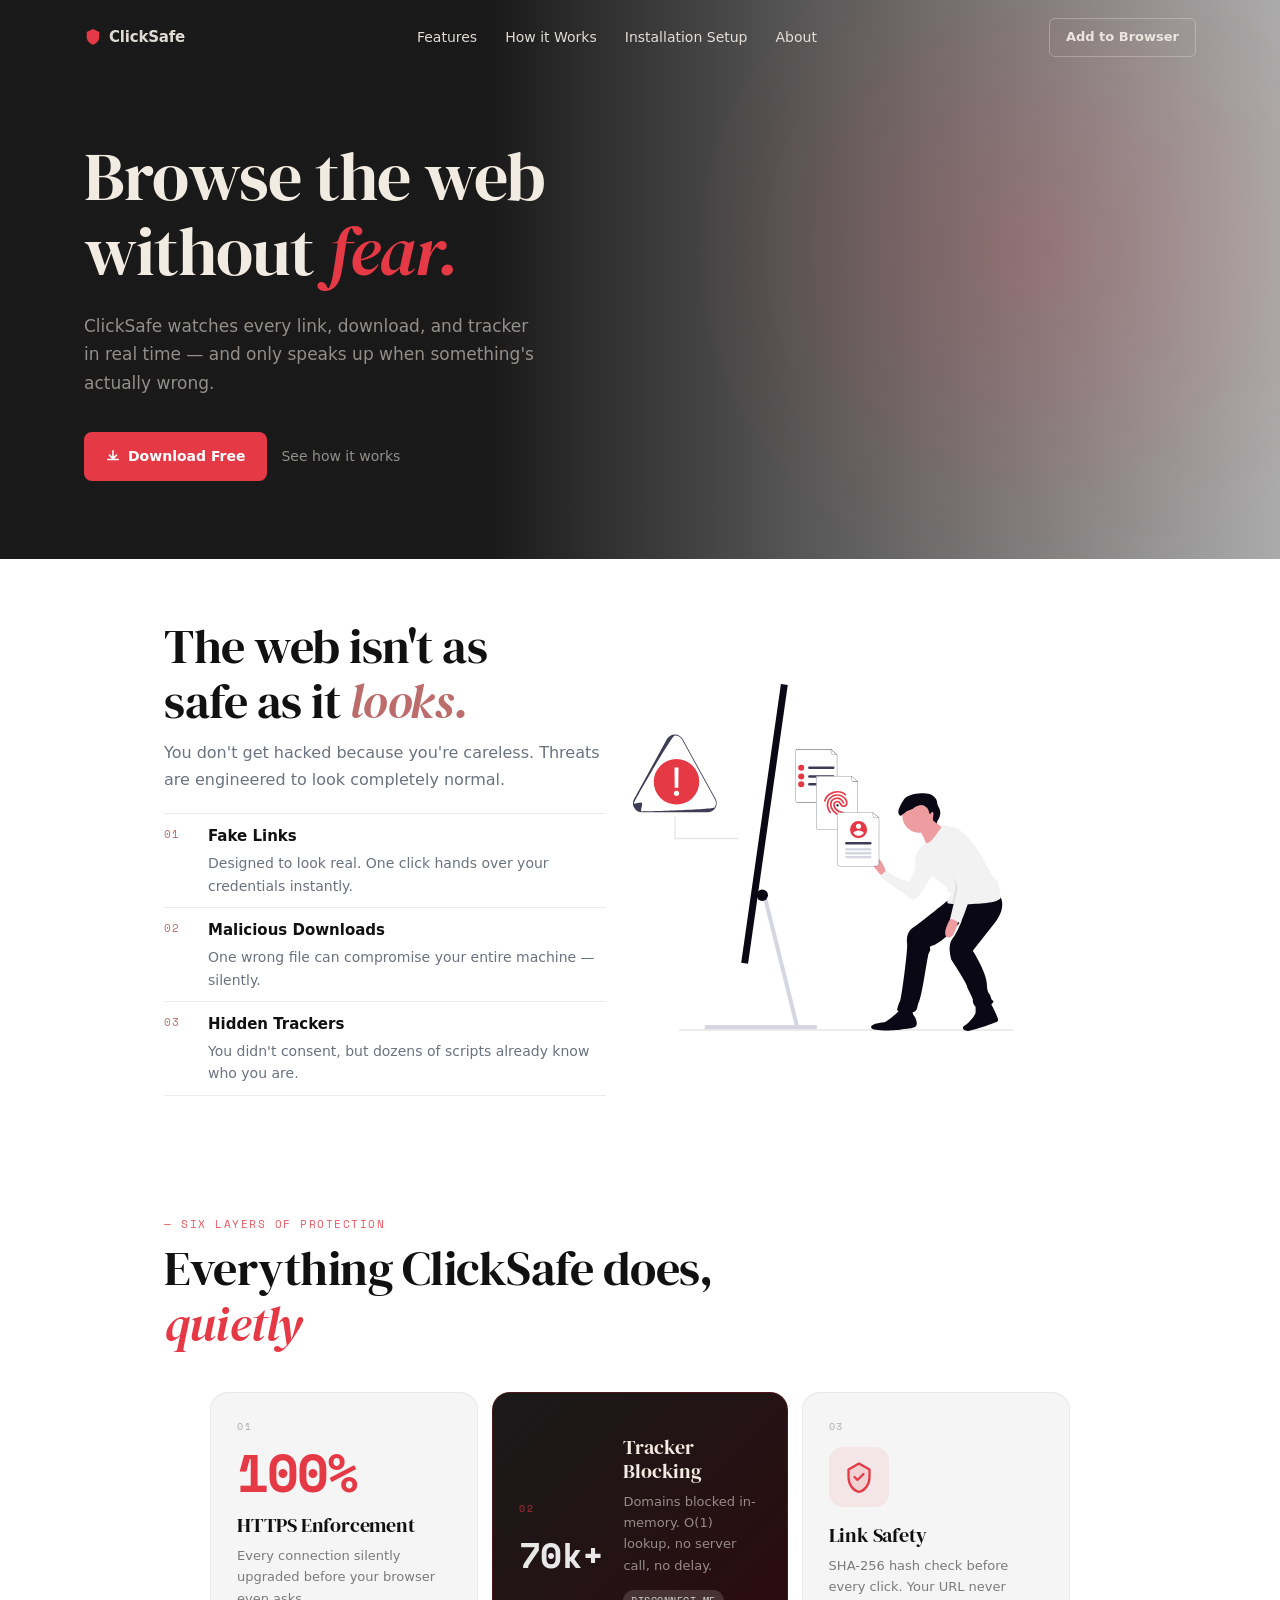
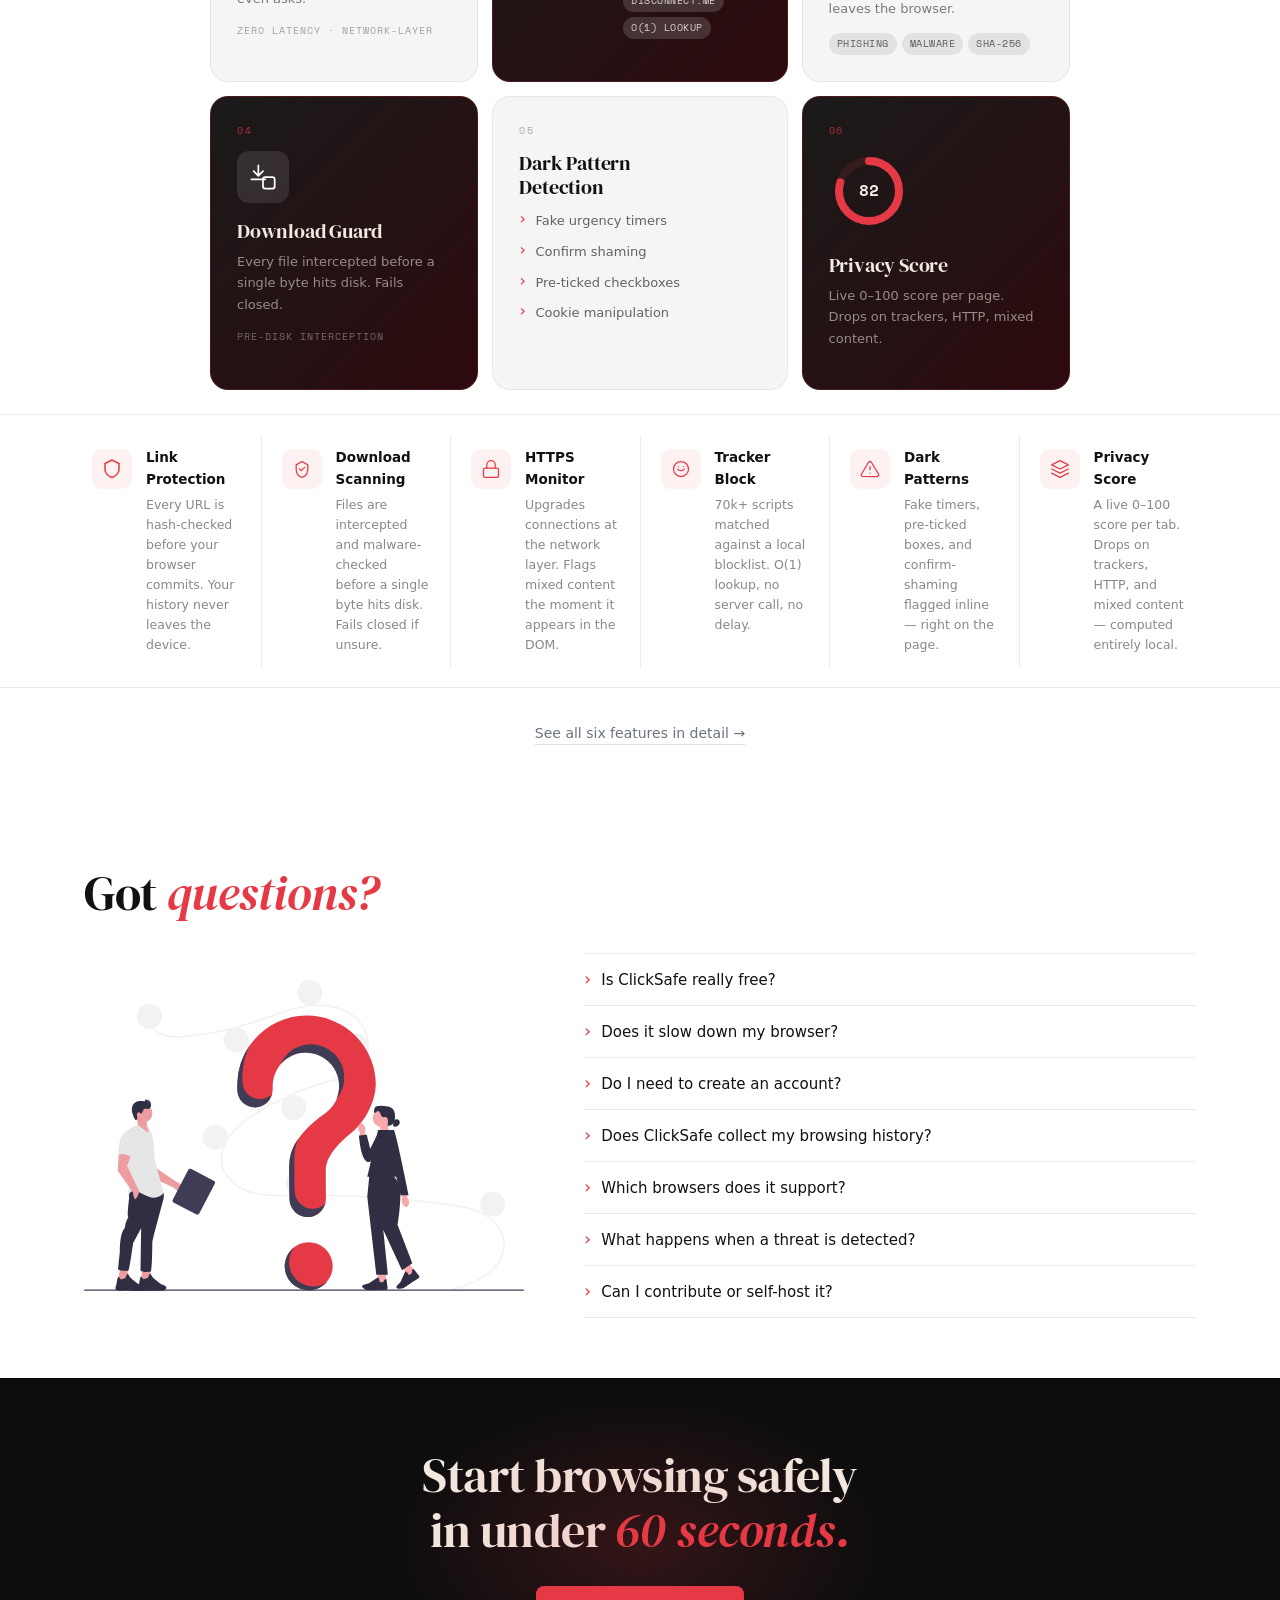
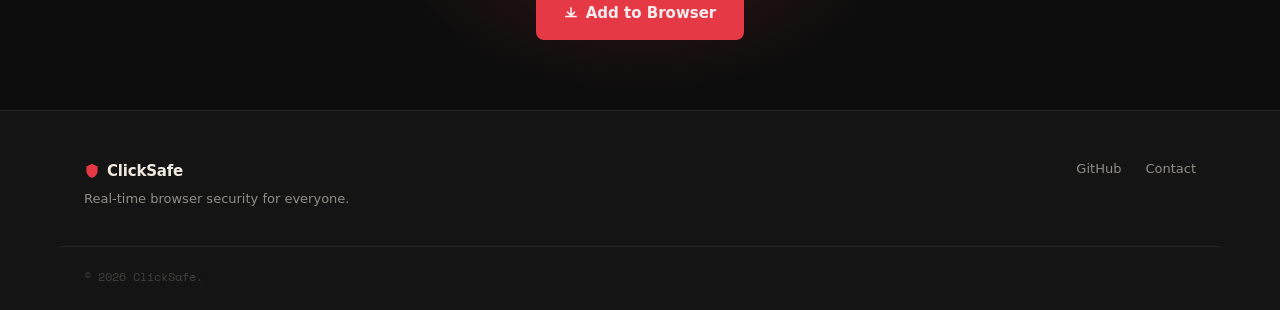
<file: index.html>
<!DOCTYPE html>
<html lang="en">
<head>
  <meta charset="UTF-8" />
  <meta name="viewport" content="width=device-width, initial-scale=1.0" />
  <title>ClickSafe — Browse Without Fear</title>

  <link href="https://fonts.googleapis.com/css2?family=DM+Serif+Display:ital@0;1&family=Space+Mono:wght@400;700&display=swap" rel="stylesheet">
  <link href="https://api.fontshare.com/v2/css?f[]=satoshi@400,500,600,700&display=swap" rel="stylesheet">

  <link rel="stylesheet" href="style.css">

  <style>

    /* GLOBAL HEADER RHYTHM */
    .section-label { margin-bottom: 8px; }
    .section-title { margin-bottom: 10px; }
    .section-sub   { margin-bottom: 0; }

    /* PROBLEM */
    .problem-section { background: #ffffff; padding: 60px 0; }
    .problem-list    { margin-top: 20px; }
    .problem-item    { padding: 10px 0; }

    /* HOW IT WORKS */
    .how-section { background: #ffffff; padding: 60px 0 24px; }
    .how-section .section-label    { color: rgba(230,57,70,0.85); }
    .how-section .section-title    { color: #111111; }
    .how-section .section-title em { color: var(--red-bright); }
    .how-section .section-sub      { color: #6B7280; }

    .steps-timeline {
      display: grid;
      grid-template-columns: 1fr 1fr 1fr;
      margin-top: 28px;
      border: 1px solid var(--border-light);
      border-radius: 14px;
      overflow: hidden;
    }
    .step-card { background: #ffffff; padding: 28px; transition: background 0.2s; }
    .step-card:hover { background: #fdfcfc; }
    .step-card + .step-card { border-left: 1px solid var(--border-light); }

    .step-card-num {
      font-family: var(--font-mono);
      font-size: 10px;
      letter-spacing: 1.5px;
      color: var(--red);
      margin-bottom: 14px;
      text-transform: uppercase;
    }
    .step-card-icon {
      width: 38px; height: 38px;
      border-radius: 9px;
      background: rgba(189,108,108,0.07);
      border: 1px solid rgba(189,108,108,0.14);
      display: flex; align-items: center; justify-content: center;
      margin-bottom: 14px;
    }
    .step-card h3 {
      font-family: var(--font-display);
      font-size: 24px;
      font-weight: 400;
      color: var(--text-dark);
      margin-bottom: 8px;
      letter-spacing: -0.2px;
    }
    .step-card p { font-size: 14px; color: var(--text-muted); line-height: 1.7; margin: 0; }
    .step-card-detail {
      margin-top: 16px;
      padding-top: 14px;
      border-top: 1px solid var(--border-light);
      font-family: var(--font-mono);
      font-size: 10px;
      color: rgba(107,114,128,0.5);
      letter-spacing: 1px;
      text-transform: uppercase;
    }

    @media (max-width: 900px) {
      .steps-timeline { grid-template-columns: 1fr; }
      .step-card + .step-card { border-left: none; border-top: 1px solid var(--border-light); }
    }

    /* FEATURES RIBBON */
    .features-section { background: #ffffff !important; padding-top: 0; padding-bottom: 0; }
    .features-section .section-label    { color: var(--red); }
    .features-section .section-title    { color: var(--text-dark); }
    .features-section .section-title em { color: var(--red-bright); }
    .features-section .section-sub      { color: var(--text-muted); }

    .features-footer-link { text-align: center; padding: 28px 0 16px; }
    .features-footer-link a {
      font-size: 14px; color: var(--text-muted); text-decoration: none;
      border-bottom: 1px solid var(--border-light); padding-bottom: 3px;
      transition: color 0.2s, border-color 0.2s;
    }
    .features-footer-link a:hover { color: var(--red); border-color: rgba(189,108,108,0.3); }

    /* CTA */
    .cta-section { padding: 70px 0; }

    /* FAQ */
    .faq-section { background: #ffffff; padding: 60px 0; }
    .faq-header { margin-bottom: 32px; }
    .faq-label { color: var(--red) !important; }
    .faq-title { color: var(--text-dark); margin-top: 4px; }
    .faq-title em { color: var(--red-bright); font-style: italic; }
    .faq-sub { color: var(--text-muted); margin-bottom: 0; }

    .faq-wrapper {
      display: flex;
      align-items: center;
      gap: 60px;
    }
    .faq-right { flex: 1; order: 2; }
    .faq-left {
      flex: 0 0 440px;
      display: flex;
      align-items: center;
      justify-content: center;
      order: 1;
    }
    .faq-left img {
      width: 100%;
      max-width: 440px;
      height: auto;
    }

    .faq-item { border-bottom: 1px solid var(--border-light); }
    .faq-item:first-child { border-top: 1px solid var(--border-light); }

    .faq-q {
      width: 100%;
      display: flex;
      align-items: baseline;
      gap: 10px;
      padding: 16px 0;
      background: none;
      border: none;
      cursor: pointer;
      font-family: var(--font-body);
      font-size: 15px;
      font-weight: 500;
      color: var(--text-dark);
      text-align: left;
      transition: color 0.2s;
    }
    .faq-q:hover { color: var(--red-bright); }
    .faq-q[aria-expanded="true"] { color: var(--red-bright); }

    .faq-arrow {
      font-size: 18px;
      line-height: 1;
      color: var(--red-bright);
      transition: transform 0.3s ease;
      display: inline-block;
    }
    .faq-q[aria-expanded="true"] .faq-arrow { transform: rotate(90deg); }

    .faq-a {
      max-height: 0;
      overflow: hidden;
      transition: max-height 0.35s ease, padding 0.35s ease;
      padding-left: 28px;
    }
    .faq-a.open { max-height: 160px; padding-bottom: 16px; }
    .faq-a p { font-size: 14px; color: var(--text-muted); line-height: 1.75; margin: 0; }

    @media (max-width: 900px) {
      .faq-wrapper { flex-direction: column-reverse; gap: 32px; }
      .faq-left { flex: none; width: 180px; }
    }

    /* BENTO GRID */
    .bento-grid {
      display: grid;
      grid-template-columns: 1fr 1.1fr 1fr;
      grid-template-rows: auto auto;
      gap: 14px;
      margin-top: 40px;
      max-width: 860px;
      margin-left: auto;
      margin-right: auto;
    }
    .bento-card:nth-child(1) { grid-column: 1; grid-row: 1; }
    .bento-card:nth-child(2) { grid-column: 2; grid-row: 1; display: flex; align-items: center; gap: 20px; }
    .bento-card:nth-child(3) { grid-column: 3; grid-row: 1; }
    .bento-card:nth-child(4) { grid-column: 1; grid-row: 2; }
    .bento-card:nth-child(5) { grid-column: 2; grid-row: 2; min-height: 260px; }
    .bento-card:nth-child(6) { grid-column: 3; grid-row: 2; }

    .bento-card:nth-child(2) .bento-left-col { flex-shrink: 0; display: flex; flex-direction: column; gap: 8px; }

    .bento-card {
      border-radius: 18px;
      padding: 26px;
      transition: transform 0.2s ease, box-shadow 0.2s ease;
      position: relative;
      overflow: hidden;
    }
    .bento-card:hover { transform: translateY(-3px); }

    .bc-dark { background: #111111; border: 1px solid rgba(255,255,255,0.07); }
    .bc-dark:hover { box-shadow: 0 0 30px rgba(230,57,70,0.2), 0 8px 32px rgba(0,0,0,0.4); }
    .bc-dark h3 { color: #f2ebe1; }
    .bc-dark p { color: rgba(245,240,232,0.5); }

    .bc-red { background: #E63946; border: none; }
    .bc-red:hover { box-shadow: 0 8px 32px rgba(230,57,70,0.4); }
    .bc-red h3 { color: #fff; }
    .bc-red p { color: rgba(255,255,255,0.75); }

    .bc-light { background: #f5f5f5; border: 1px solid rgba(0,0,0,0.06); }
    .bc-light:hover { box-shadow: 0 8px 32px rgba(0,0,0,0.1); }

    .bc-gradient { background: linear-gradient(135deg, #1a1a1a 0%, #2d0a0d 100%); border: 1px solid rgba(230,57,70,0.2); }
    .bc-gradient:hover { box-shadow: 0 0 30px rgba(230,57,70,0.25), 0 8px 32px rgba(0,0,0,0.4); }
    .bc-gradient h3 { color: #f2ebe1; }
    .bc-gradient p { color: rgba(245,240,232,0.55); }

    .bento-num { font-family: var(--font-mono); font-size: 10px; letter-spacing: 1.5px; color: rgba(230,57,70,0.7); margin-bottom: 12px; text-transform: uppercase; }
    .bc-num-dark { color: rgba(0,0,0,0.3) !important; }

    .bc-stat { font-family: var(--font-mono); font-size: 52px; font-weight: 700; color: #E63946; line-height: 1; margin-bottom: 14px; letter-spacing: -2px; }
    .bc-bignum { font-family: var(--font-mono); font-size: 36px; font-weight: 700; color: rgba(255,255,255,0.9); line-height: 1; letter-spacing: -1px; }
    .bc-red .bento-num { color: rgba(255,255,255,0.6); }

    .bento-card h3 { font-family: var(--font-display); font-size: 20px; font-weight: 400; margin-bottom: 8px; letter-spacing: -0.2px; line-height: 1.2; }
    .bento-card p { font-size: 13px; line-height: 1.65; margin: 0 0 14px; }
    .bc-dark-text { color: #111111 !important; }
    .bc-muted-text { color: rgba(0,0,0,0.5) !important; }

    .bc-tag { font-family: var(--font-mono); font-size: 10px; letter-spacing: 1px; text-transform: uppercase; color: rgba(230,57,70,0.7); margin-top: auto; }
    .bc-gradient .bc-tag { color: rgba(245,240,232,0.4); }
    .bc-tag-dark { color: rgba(0,0,0,0.35) !important; }
    .bc-list-dark li { color: rgba(0,0,0,0.6) !important; }

    .bc-pills { display: flex; flex-wrap: wrap; gap: 5px; margin-top: 4px; }
    .bc-pills span { font-family: var(--font-mono); font-size: 10px; letter-spacing: 0.5px; text-transform: uppercase; color: rgba(255,255,255,0.8); background: rgba(255,255,255,0.15); padding: 3px 8px; border-radius: 20px; }
    .bc-pills-dark span { color: rgba(0,0,0,0.6); background: rgba(0,0,0,0.08); }

    .bc-list { list-style: none; padding: 0; margin: 12px 0 0; display: flex; flex-direction: column; gap: 10px; }
    .bc-list li { font-size: 13px; color: rgba(245,240,232,0.6); padding-left: 16px; position: relative; }
    .bc-list li::before { content: '›'; position: absolute; left: 0; color: #E63946; font-size: 16px; line-height: 1; }

    .bc-icon-splash { width: 60px; height: 60px; background: rgba(230,57,70,0.08); border-radius: 14px; display: flex; align-items: center; justify-content: center; margin-bottom: 16px; }
    .bc-icon-wrap { width: 52px; height: 52px; background: rgba(255,255,255,0.1); border-radius: 12px; display: flex; align-items: center; justify-content: center; margin-bottom: 16px; }
    .bc-ring-wrap { margin-bottom: 14px; }

    @media (max-width: 900px) {
      .bento-grid { grid-template-columns: 1fr 1fr; }
      .bento-card:nth-child(1),
      .bento-card:nth-child(2),
      .bento-card:nth-child(3),
      .bento-card:nth-child(4),
      .bento-card:nth-child(5),
      .bento-card:nth-child(6) { grid-column: auto; grid-row: auto; display: block; }
    }
    @media (max-width: 580px) {
      .bento-grid { grid-template-columns: 1fr; }
    }
  </style>
</head>
<body>

  <!-- NAVBAR -->
  <header class="navbar" id="navbar">
    <div class="container nav-inner">
      <div class="nav-logo">
        <svg width="18" height="18" viewBox="0 0 20 20" fill="none">
          <path d="M10 1L3 4.5V10c0 4 3.1 7.5 7 8.5 3.9-1 7-4.5 7-8.5V4.5L10 1z" fill="#E63946"/>
        </svg>
        ClickSafe
      </div>
      <nav class="nav-links">
        <a href="features.html">Features</a>
        <a href="how-it-works.html">How it Works</a>
        <a href="#install">Installation Setup</a>
        <a href="#about">About</a>
      </nav>
      <a href="#" class="nav-cta">Add to Browser</a>
    </div>
  </header>

  <!-- HERO -->
  <section class="hero">
    <div class="hero-glow"></div>
    <div class="container hero-content">

      <div class="hero-left reveal">
        <h1 class="hero-h1">
          Browse the web<br>without <em>fear.</em>
        </h1>
        <p class="hero-desc">
          ClickSafe watches every link, download, and tracker in real time —
          and only speaks up when something's actually wrong.
        </p>
        <div class="hero-actions">
          <a href="#" class="btn-primary">
            <svg width="14" height="14" viewBox="0 0 16 16" fill="none"><path d="M8 2v8M4 7l4 4 4-4M2 12h12" stroke="white" stroke-width="1.8" stroke-linecap="round" stroke-linejoin="round"/></svg>
            Download Free
          </a>
          <a href="how-it-works.html" class="btn-ghost">See how it works</a>
        </div>
      </div>

      <div class="hero-right reveal reveal-delay"></div>

    </div>
  </section>

  <!-- PROBLEM -->
  <section class="problem-section" id="features">
    <div class="container">
      <div class="problem-wrapper">

        <div class="problem-left">
          <h2 class="section-title">
            The web isn't as<br>safe as it <em>looks.</em>
          </h2>
          <p class="section-sub">
            You don't get hacked because you're careless.
            Threats are engineered to look completely normal.
          </p>
          <div class="problem-list">
            <div class="problem-item reveal">
              <div class="problem-num">01</div>
              <div class="problem-body">
                <strong>Fake Links</strong>
                <p>Designed to look real. One click hands over your credentials instantly.</p>
              </div>
            </div>
            <div class="problem-item reveal">
              <div class="problem-num">02</div>
              <div class="problem-body">
                <strong>Malicious Downloads</strong>
                <p>One wrong file can compromise your entire machine &mdash; silently.</p>
              </div>
            </div>
            <div class="problem-item reveal">
              <div class="problem-num">03</div>
              <div class="problem-body">
                <strong>Hidden Trackers</strong>
                <p>You didn't consent, but dozens of scripts already know who you are.</p>
              </div>
            </div>
          </div>
        </div>

        <div class="problem-right reveal reveal-delay">
          <img src="assets/home-page/problem.svg" alt="Threat illustration" />
        </div>

      </div>
    </div>
  </section>

  <!-- FEATURES BENTO -->
  <section class="how-section" id="how">
    <div class="container">
      <div style="max-width:860px; margin: 0 auto 0 80px;">
        <p class="section-label" style="color:rgba(230,57,70,0.85);">— Six layers of protection</p>
        <h2 class="section-title" style="color:#111111;">Everything ClickSafe does,<br><em>quietly</em></h2>
      </div>

      <div class="bento-grid">

        <!-- 1 — HTTPS: light card -->
        <div class="bento-card bc-light reveal">
          <div class="bento-num bc-num-dark">01</div>
          <div class="bc-stat">100%</div>
          <h3 class="bc-dark-text">HTTPS Enforcement</h3>
          <p class="bc-muted-text">Every connection silently upgraded before your browser even asks.</p>
          <div class="bc-tag bc-tag-dark">Zero latency · Network-layer</div>
        </div>

        <!-- 2 — Tracker Blocking: gradient dark -->
        <div class="bento-card bc-gradient reveal">
          <div class="bento-left-col">
            <div class="bento-num">02</div>
            <div class="bc-bignum">70k+</div>
          </div>
          <div>
            <h3>Tracker Blocking</h3>
            <p>Domains blocked in-memory. O(1) lookup, no server call, no delay.</p>
            <div class="bc-pills"><span>Disconnect.me</span><span>O(1) lookup</span></div>
          </div>
        </div>

        <!-- 3 — Link Safety: light card with icon splash -->
        <div class="bento-card bc-light reveal">
          <div class="bento-num bc-num-dark">03</div>
          <div class="bc-icon-splash">
            <svg width="36" height="36" viewBox="0 0 24 24" fill="none"><path d="M12 3l7 4v5c0 5-3 9-7 10C8 21 5 17 5 12V7l7-4z" fill="rgba(230,57,70,0.12)" stroke="#E63946" stroke-width="1.5" stroke-linejoin="round"/><path d="M9 12l2 2 4-4" stroke="#E63946" stroke-width="1.5" stroke-linecap="round" stroke-linejoin="round"/></svg>
          </div>
          <h3 class="bc-dark-text">Link Safety</h3>
          <p class="bc-muted-text">SHA-256 hash check before every click. Your URL never leaves the browser.</p>
          <div class="bc-pills bc-pills-dark"><span>Phishing</span><span>Malware</span><span>SHA-256</span></div>
        </div>

        <!-- 4 — Download Guard: dark gradient -->
        <div class="bento-card bc-gradient reveal">
          <div class="bento-num">04</div>
          <div class="bc-icon-wrap">
            <svg width="28" height="28" viewBox="0 0 24 24" fill="none"><path d="M8 2v8M4 7l4 4 4-4M2 14h12" stroke="white" stroke-width="1.5" stroke-linecap="round" stroke-linejoin="round"/><rect x="12" y="12" width="10" height="10" rx="2" stroke="white" stroke-width="1.5"/></svg>
          </div>
          <h3>Download Guard</h3>
          <p>Every file intercepted before a single byte hits disk. Fails closed.</p>
          <div class="bc-tag">Pre-disk interception</div>
        </div>

        <!-- 5 — Dark Pattern: light card -->
        <div class="bento-card bc-light reveal">
          <div class="bento-num bc-num-dark">05</div>
          <h3 class="bc-dark-text">Dark Pattern<br>Detection</h3>
          <ul class="bc-list bc-list-dark">
            <li>Fake urgency timers</li>
            <li>Confirm shaming</li>
            <li>Pre-ticked checkboxes</li>
            <li>Cookie manipulation</li>
          </ul>
        </div>

        <!-- 6 — Privacy Score: gradient dark -->
        <div class="bento-card bc-gradient reveal">
          <div class="bento-num">06</div>
          <div class="bc-ring-wrap">
            <svg viewBox="0 0 80 80" width="80" height="80">
              <circle cx="40" cy="40" r="30" fill="none" stroke="rgba(230,57,70,0.12)" stroke-width="8"/>
              <circle cx="40" cy="40" r="30" fill="none" stroke="#E63946" stroke-width="8"
                stroke-dasharray="150 39" stroke-linecap="round" transform="rotate(-90 40 40)"/>
              <text x="40" y="45" text-anchor="middle" font-size="16" font-weight="700" fill="#f2ebe1" font-family="Space Mono, monospace">82</text>
            </svg>
          </div>
          <h3>Privacy Score</h3>
          <p>Live 0–100 score per page. Drops on trackers, HTTP, mixed content.</p>
        </div>

      </div>
    </div>
  </section>

  <!-- FEATURE DESC STRIP -->
  <section class="features-section" id="features-ribbon">
    <div class="feat-desc-strip">
      <div class="feat-desc-inner">

        <div class="feat-desc-card">
          <div class="feat-desc-icon">
            <svg width="20" height="20" viewBox="0 0 20 20" fill="none"><path d="M10 1L3 4.5V10c0 4 3.1 7.5 7 8.5 3.9-1 7-4.5 7-8.5V4.5L10 1z" stroke="#E63946" stroke-width="1.5"/></svg>
          </div>
          <div>
            <strong>Link Protection</strong>
            <p>Every URL is hash-checked before your browser commits. Your history never leaves the device.</p>
          </div>
        </div>
        <div class="feat-desc-divider"></div>

        <div class="feat-desc-card">
          <div class="feat-desc-icon">
            <svg width="20" height="20" viewBox="0 0 24 24" fill="none"><path d="M12 3l7 4v5c0 5-3 9-7 10C8 21 5 17 5 12V7l7-4z" stroke="#E63946" stroke-width="1.5" stroke-linejoin="round"/><path d="M9 12l2 2 4-4" stroke="#E63946" stroke-width="1.5" stroke-linecap="round" stroke-linejoin="round"/></svg>
          </div>
          <div>
            <strong>Download Scanning</strong>
            <p>Files are intercepted and malware-checked before a single byte hits disk. Fails closed if unsure.</p>
          </div>
        </div>
        <div class="feat-desc-divider"></div>

        <div class="feat-desc-card">
          <div class="feat-desc-icon">
            <svg width="20" height="20" viewBox="0 0 24 24" fill="none"><rect x="3" y="11" width="18" height="11" rx="2" stroke="#E63946" stroke-width="1.5"/><path d="M7 11V7a5 5 0 0 1 10 0v4" stroke="#E63946" stroke-width="1.5" stroke-linecap="round"/></svg>
          </div>
          <div>
            <strong>HTTPS Monitor</strong>
            <p>Upgrades connections at the network layer. Flags mixed content the moment it appears in the DOM.</p>
          </div>
        </div>
        <div class="feat-desc-divider"></div>

        <div class="feat-desc-card">
          <div class="feat-desc-icon">
            <svg width="20" height="20" viewBox="0 0 24 24" fill="none"><circle cx="12" cy="12" r="9" stroke="#E63946" stroke-width="1.5"/><path d="M8 12s1 2 4 2 4-2 4-2M9 9h.01M15 9h.01" stroke="#E63946" stroke-width="1.5" stroke-linecap="round"/></svg>
          </div>
          <div>
            <strong>Tracker Block</strong>
            <p>70k+ scripts matched against a local blocklist. O(1) lookup, no server call, no delay.</p>
          </div>
        </div>
        <div class="feat-desc-divider"></div>

        <div class="feat-desc-card">
          <div class="feat-desc-icon">
            <svg width="20" height="20" viewBox="0 0 24 24" fill="none"><path d="M10.29 3.86L1.82 18a2 2 0 0 0 1.71 3h16.94a2 2 0 0 0 1.71-3L13.71 3.86a2 2 0 0 0-3.42 0z" stroke="#E63946" stroke-width="1.5" stroke-linejoin="round"/><path d="M12 9v4M12 17h.01" stroke="#E63946" stroke-width="1.5" stroke-linecap="round"/></svg>
          </div>
          <div>
            <strong>Dark Patterns</strong>
            <p>Fake timers, pre-ticked boxes, and confirm-shaming flagged inline — right on the page.</p>
          </div>
        </div>
        <div class="feat-desc-divider"></div>

        <div class="feat-desc-card">
          <div class="feat-desc-icon">
            <svg width="20" height="20" viewBox="0 0 24 24" fill="none"><path d="M12 2L2 7l10 5 10-5-10-5zM2 17l10 5 10-5M2 12l10 5 10-5" stroke="#E63946" stroke-width="1.5" stroke-linecap="round" stroke-linejoin="round"/></svg>
          </div>
          <div>
            <strong>Privacy Score</strong>
            <p>A live 0–100 score per tab. Drops on trackers, HTTP, and mixed content — computed entirely local.</p>
          </div>
        </div>

      </div>
    </div>

    <div class="container features-footer-link">
      <a href="features.html">See all six features in detail &rarr;</a>
    </div>

    <style>
    .features-section { background: #fff; padding-top: 0; padding-bottom: 0; }
    .feat-desc-strip { border-top: 1px solid var(--border-light); border-bottom: 1px solid var(--border-light); margin-top: 0; background: #fff; }
    .feat-desc-inner { display: grid; grid-template-columns: 1fr auto 1fr auto 1fr auto 1fr auto 1fr auto 1fr; align-items: stretch; max-width: 1200px; margin: 0 auto; padding: 0 32px; }
    .feat-desc-card { display: flex; align-items: flex-start; gap: 14px; padding: 32px 20px; }
    .feat-desc-icon { flex-shrink: 0; width: 40px; height: 40px; border-radius: 10px; background: rgba(230,57,70,0.07); display: flex; align-items: center; justify-content: center; margin-top: 2px; }
    .feat-desc-card strong { display: block; font-size: 13.5px; font-weight: 700; color: #111; margin-bottom: 5px; font-family: var(--font-body); }
    .feat-desc-card p { font-size: 12.5px; color: #888; line-height: 1.6; margin: 0; font-family: var(--font-body); }
    .feat-desc-divider { width: 1px; background: var(--border-light); align-self: stretch; margin: 20px 0; }
    .features-footer-link { text-align: center; padding: 32px 0 56px; }
    .features-footer-link a { font-size: 14px; color: var(--text-muted, #888); text-decoration: none; border-bottom: 1px solid rgba(0,0,0,0.12); padding-bottom: 3px; transition: color 0.2s, border-color 0.2s; }
    .features-footer-link a:hover { color: #E63946; border-color: rgba(230,57,70,0.3); }
    @media (max-width: 1100px) {
      .feat-desc-inner { grid-template-columns: 1fr 1fr 1fr; }
      .feat-desc-divider { display: none; }
      .feat-desc-card { border-bottom: 1px solid var(--border-light); }
      .feat-desc-card:nth-last-child(-n+3):not(.feat-desc-divider) { border-bottom: none; }
    }
    @media (max-width: 680px) {
      .feat-desc-inner { grid-template-columns: 1fr 1fr; }
      .feat-desc-card:nth-last-child(-n+2):not(.feat-desc-divider) { border-bottom: none; }
    }
    @media (max-width: 420px) {
      .feat-desc-inner { grid-template-columns: 1fr; }
      .feat-desc-card:last-of-type { border-bottom: none; }
    }
    </style>
  </section>

  <!-- FAQ -->
  <section class="faq-section" id="faq">
    <div class="container">

      <div class="faq-header reveal">
        <h2 class="section-title faq-title">Got <em>questions?</em></h2>
      </div>

      <div class="faq-wrapper">

        <div class="faq-right">
          <div class="faq-list">

            <div class="faq-item reveal">
              <button class="faq-q" aria-expanded="false">
                <span class="faq-arrow">›</span> Is ClickSafe really free?
              </button>
              <div class="faq-a">
                <p>Yes, completely. No freemium tricks, no premium tier hiding the good stuff. ClickSafe is open source and free forever.</p>
              </div>
            </div>

            <div class="faq-item reveal">
              <button class="faq-q" aria-expanded="false">
                <span class="faq-arrow">›</span> Does it slow down my browser?
              </button>
              <div class="faq-a">
                <p>Not noticeably. ClickSafe uses local hash matching for most checks — no network calls per page. Adds less than 2ms of overhead per navigation.</p>
              </div>
            </div>

            <div class="faq-item reveal">
              <button class="faq-q" aria-expanded="false">
                <span class="faq-arrow">›</span> Do I need to create an account?
              </button>
              <div class="faq-a">
                <p>Nope. No sign-up, no email, no account — ever. Just install it and it works. There's nothing to log into and nothing to manage.</p>
              </div>
            </div>

            <div class="faq-item reveal">
              <button class="faq-q" aria-expanded="false">
                <span class="faq-arrow">›</span> Does ClickSafe collect my browsing history?
              </button>
              <div class="faq-a">
                <p>Never. Your URLs are checked locally inside the browser and never sent to our servers. We don't log, sell, or even see what sites you visit.</p>
              </div>
            </div>

            <div class="faq-item reveal">
              <button class="faq-q" aria-expanded="false">
                <span class="faq-arrow">›</span> Which browsers does it support?
              </button>
              <div class="faq-a">
                <p>Chrome and Edge are fully supported. Firefox support is in active development. Safari is on the roadmap but further out due to extension API differences.</p>
              </div>
            </div>

            <div class="faq-item reveal">
              <button class="faq-q" aria-expanded="false">
                <span class="faq-arrow">›</span> What happens when a threat is detected?
              </button>
              <div class="faq-a">
                <p>You get a clear warning before the page loads. You always have the option to proceed — ClickSafe warns, it never blocks without your say-so.</p>
              </div>
            </div>

            <div class="faq-item reveal">
              <button class="faq-q" aria-expanded="false">
                <span class="faq-arrow">›</span> Can I contribute or self-host it?
              </button>
              <div class="faq-a">
                <p>Absolutely. Full source is on GitHub under MIT license. PRs are welcome — check the contributing guide in the repo.</p>
              </div>
            </div>

          </div>
        </div>

        <div class="faq-left reveal">
          <img src="assets/home-page/faq.svg" alt="FAQ illustration" />
        </div>

      </div>
    </div>
  </section>

  <!-- CTA -->
  <section class="cta-section" id="install">
    <div class="container">
      <div class="cta-box reveal">
        <div class="cta-glow"></div>
        <h2 class="section-title cta-title">
          Start browsing safely<br>in under <em>60 seconds.</em>
        </h2>
        <div style="display:flex; justify-content:center; margin-top: 28px;">
          <a href="#" class="btn-primary btn-lg">
            <svg width="14" height="14" viewBox="0 0 16 16" fill="none"><path d="M8 2v8M4 7l4 4 4-4M2 12h12" stroke="white" stroke-width="1.8" stroke-linecap="round" stroke-linejoin="round"/></svg>
            Add to Browser
          </a>
        </div>
      </div>
    </div>
  </section>

  <footer class="footer" id="about">
    <div class="container footer-inner">
      <div class="footer-brand">
        <div class="nav-logo footer-logo">
          <svg width="16" height="16" viewBox="0 0 20 20" fill="none"><path d="M10 1L3 4.5V10c0 4 3.1 7.5 7 8.5 3.9-1 7-4.5 7-8.5V4.5L10 1z" fill="#E63946"/></svg>
          ClickSafe
        </div>
        <p>Real-time browser security for everyone.</p>
      </div>
      <div class="footer-links">
        <a href="#">GitHub</a>
        <a href="#">Contact</a>
      </div>
    </div>
    <div class="container footer-bottom">
      <p>&copy; 2026 ClickSafe.</p>
    </div>
  </footer>

  <script src="script.js"></script>
  <script>
    document.querySelectorAll('.faq-q').forEach(btn => {
      btn.addEventListener('click', () => {
        const isOpen = btn.getAttribute('aria-expanded') === 'true';
        document.querySelectorAll('.faq-q').forEach(b => {
          b.setAttribute('aria-expanded', 'false');
          b.nextElementSibling.classList.remove('open');
        });
        if (!isOpen) {
          btn.setAttribute('aria-expanded', 'true');
          btn.nextElementSibling.classList.add('open');
        }
      });
    });
  </script>
</body>
</html>
</file>
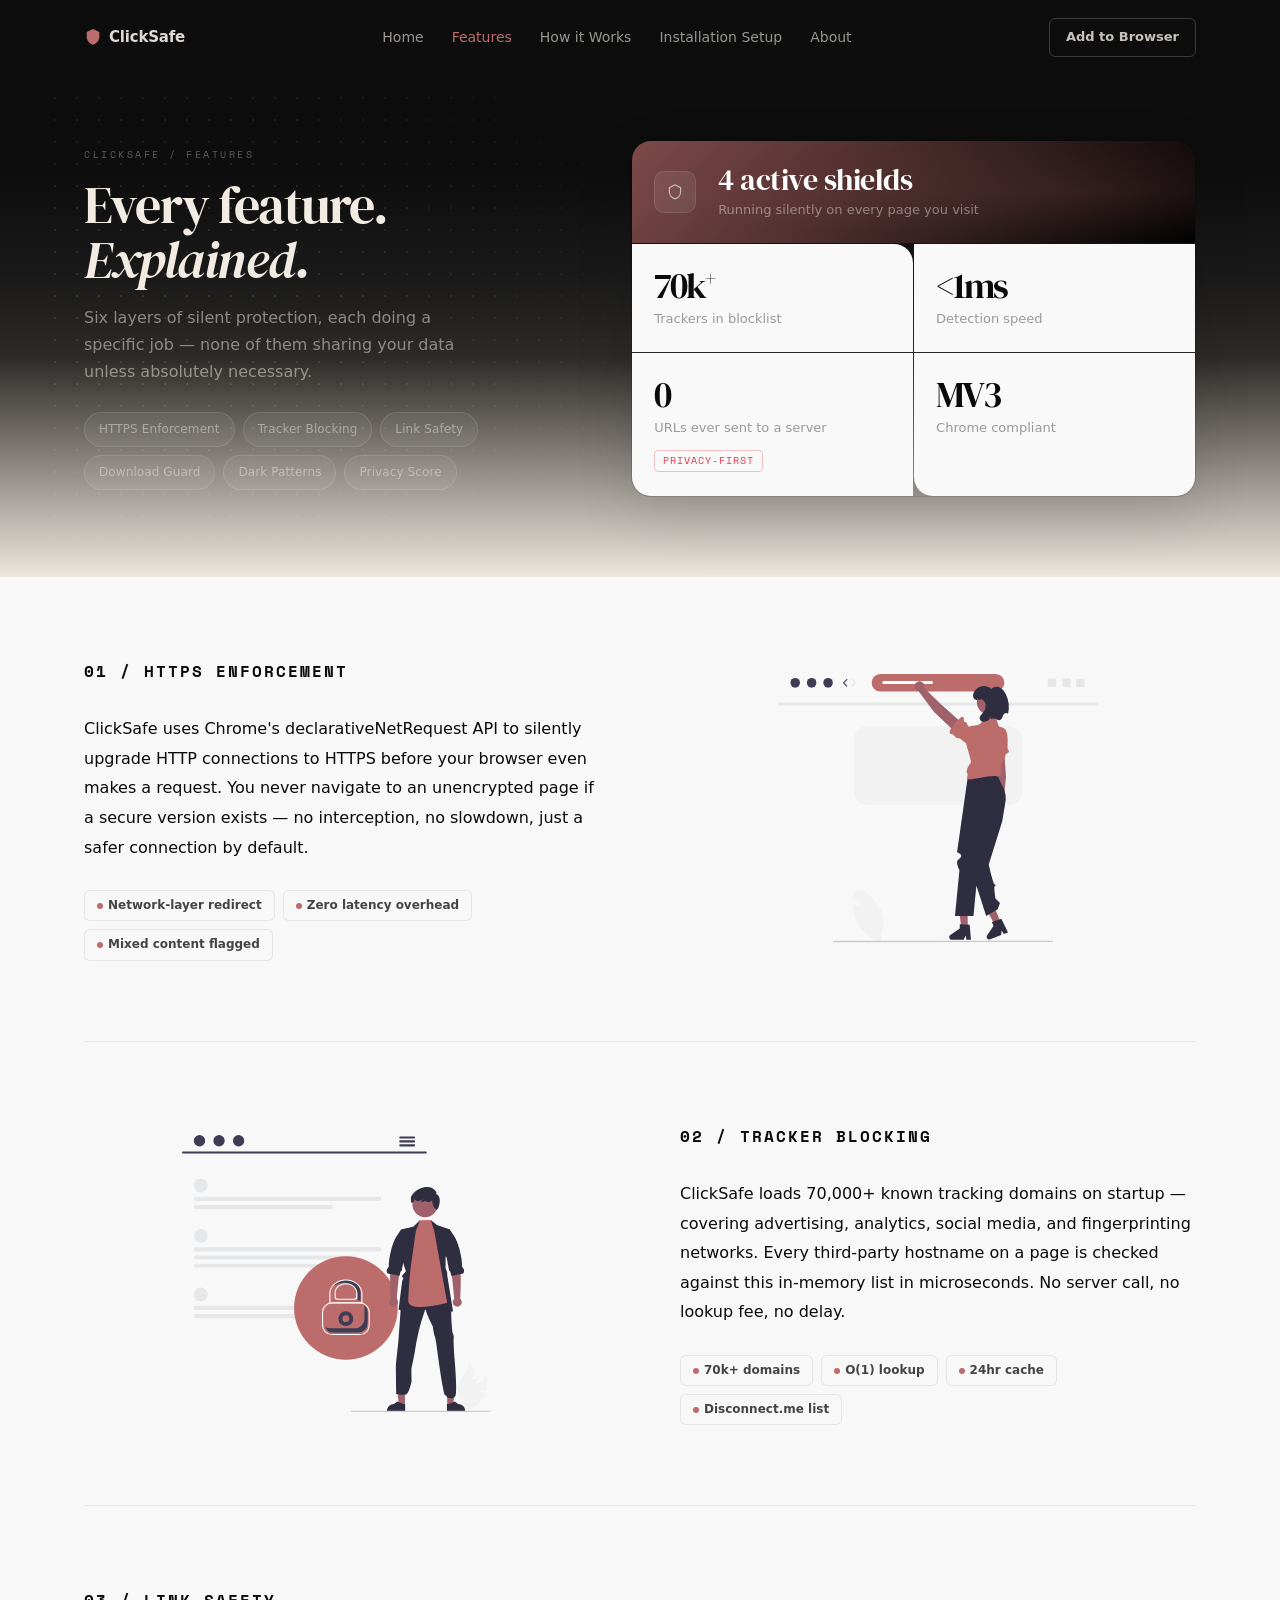
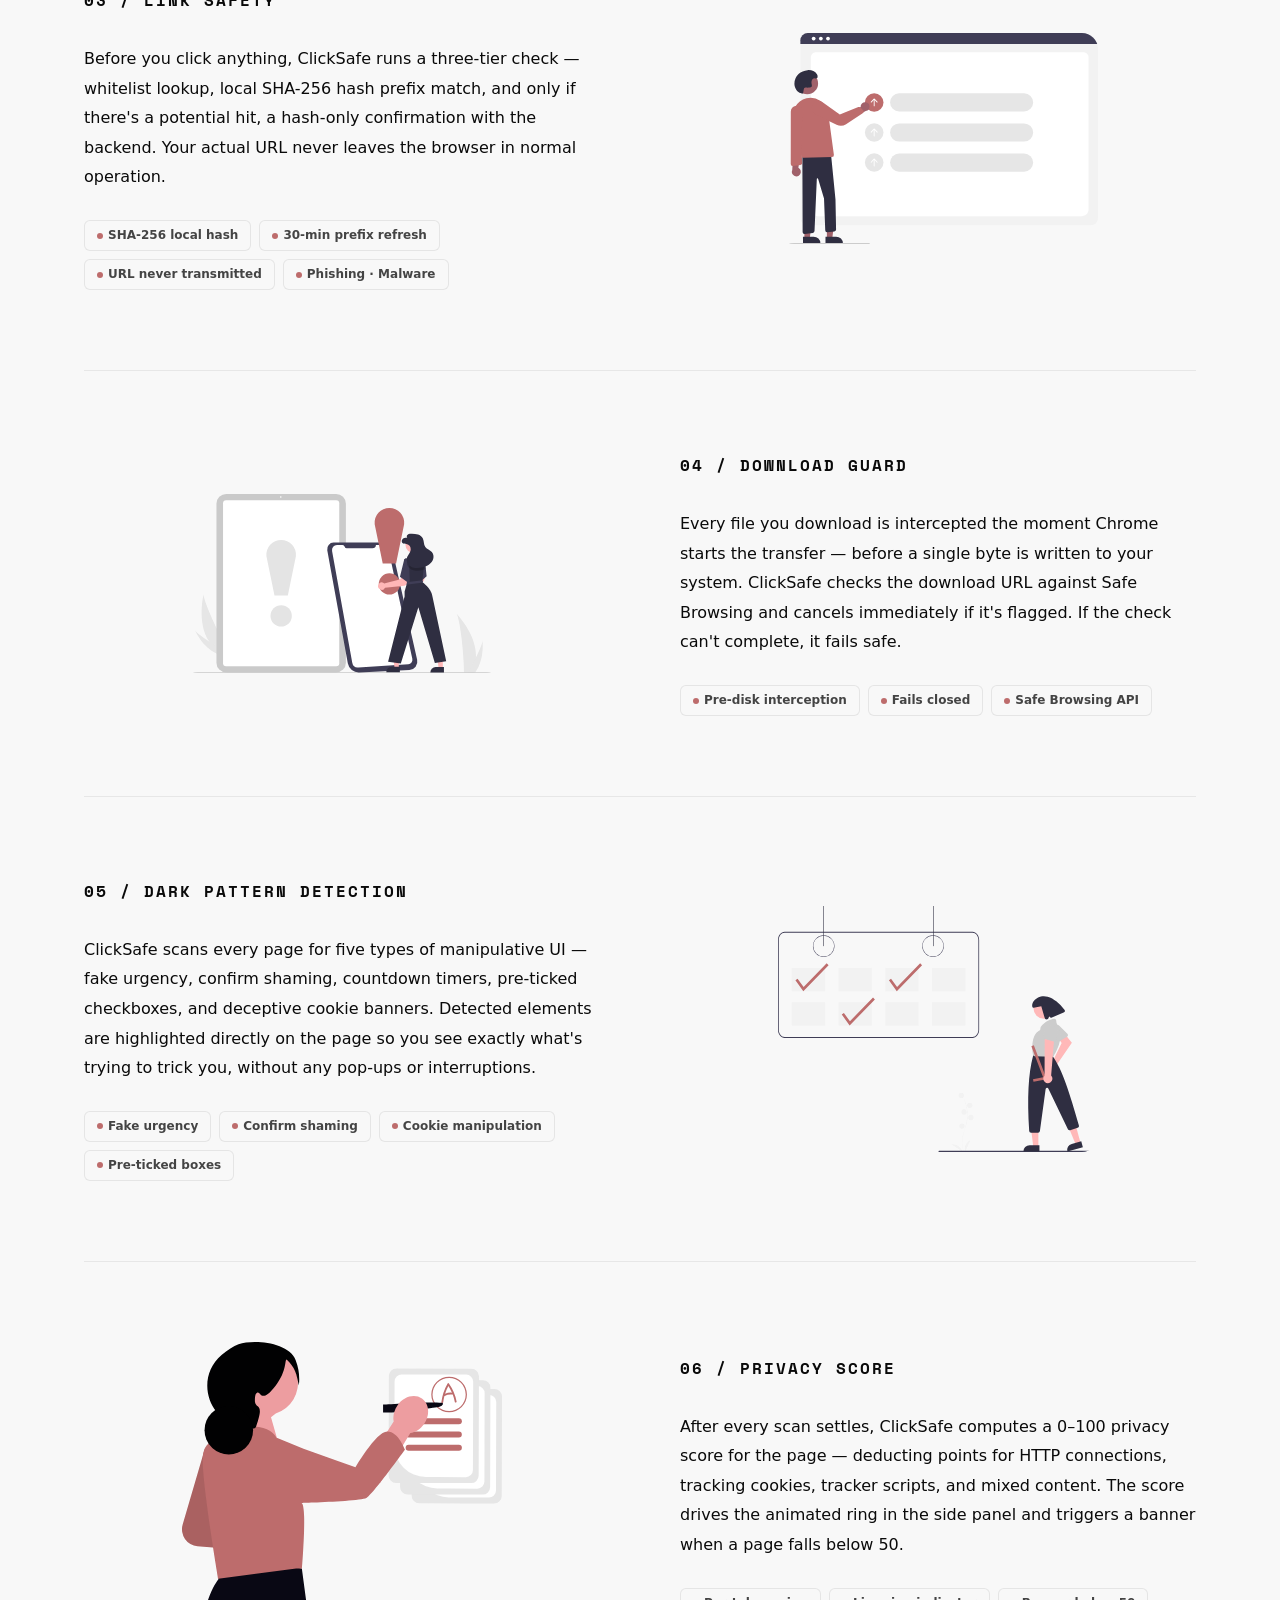
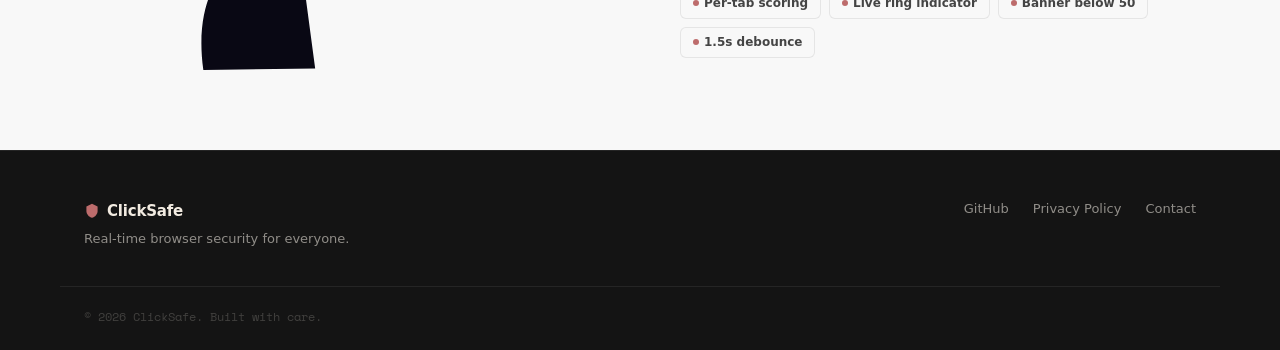
<file: features.html>
<!DOCTYPE html>
<html lang="en">
<head>
  <meta charset="UTF-8" />
  <meta name="viewport" content="width=device-width, initial-scale=1.0" />
  <meta name="description" content="Every feature ClickSafe uses to protect your browser — explained clearly." />
  <title>Features — ClickSafe</title>

  <link href="https://fonts.googleapis.com/css2?family=DM+Serif+Display:ital@0;1&family=Space+Mono:wght@400;700&display=swap" rel="stylesheet">
  <link href="https://api.fontshare.com/v2/css?f[]=satoshi@400,500,600,700&display=swap" rel="stylesheet">
  <link rel="stylesheet" href="style.css">

  <style>
    body { background: #ffffff; }

    /* ── HERO ── */
    .feat-hero {
      padding: 0 0 80px;
      background: linear-gradient(
        to bottom,
        #0d0d0d 0%,
        #0d0d0d 30%,
        #1a1a1a 48%,
        #2e2a27 62%,
        #EDE7DF 100%
      );
      position: relative;
      overflow: hidden;
    }

    .feat-hero-inner {
      display: grid;
      grid-template-columns: 1fr 1.15fr;
      gap: 56px;
      align-items: center;
      padding-top: 140px;
    }

    .feat-hero-left {
      position: relative;
    }
    .feat-hero-left::before {
      content: '';
      position: absolute;
      inset: -60px -40px;
      background-image: radial-gradient(circle, rgba(255,255,255,0.1) 1px, transparent 1px);
      background-size: 22px 22px;
      mask-image: radial-gradient(ellipse 90% 85% at 25% 50%, black 30%, transparent 100%);
      -webkit-mask-image: radial-gradient(ellipse 90% 85% at 25% 50%, black 30%, transparent 100%);
      pointer-events: none;
      z-index: 0;
    }
    .feat-hero-left > * {
      position: relative;
      z-index: 1;
    }

    /* ── Left ── */
    .feat-eyebrow {
      font-family: var(--font-mono);
      font-size: 10px;
      letter-spacing: 2.5px;
      text-transform: uppercase;
      color: rgba(245,240,232,0.35);
      margin-bottom: 14px;
    }

    .feat-hero h1 {
      font-family: var(--font-display);
      font-size: clamp(36px, 4.2vw, 52px);
      font-weight: 400;
      line-height: 1.07;
      letter-spacing: -1.5px;
      color: #F2EBE1;
      margin-bottom: 16px;
    }
    .feat-hero h1 em {
      font-style: italic;
      color: #F2EBE1;
    }

    .feat-hero-desc {
      font-size: 16px;
      color: rgba(245,240,232,0.5);
      line-height: 1.7;
      max-width: 400px;
      margin-bottom: 26px;
    }

    .feat-pill-nav {
      display: flex;
      gap: 8px;
      flex-wrap: wrap;
    }
    .feat-pill {
      font-size: 12px;
      font-weight: 500;
      font-family: var(--font-body);
      padding: 7px 14px;
      border-radius: 999px;
      border: 1px solid rgba(255,255,255,0.12);
      color: rgba(245,240,232,0.45);
      text-decoration: none;
      transition: all 0.2s;
      background: rgba(255,255,255,0.05);
      letter-spacing: 0.1px;
    }
    .feat-pill:hover {
      border-color: rgba(230,57,70,0.5);
      color: rgba(245,240,232,0.95);
      background: rgba(230,57,70,0.08);
    }

    /* ── Right: stat grid ── */
    .feat-stat-grid {
      display: grid;
      grid-template-columns: 1fr 1fr;
      gap: 1px;
      background: rgba(0,0,0,0.1);
      border-radius: 20px;
      overflow: hidden;
      border: 1px solid rgba(0,0,0,0.1);
      box-shadow: 0 20px 60px rgba(0,0,0,0.1);
    }

    .feat-stat {
      background: #F9F9F9;
      padding: 24px 22px;
      transition: background 0.18s;
    }
    .feat-stat:hover { background: #fff; }

    .feat-stat:nth-child(1) { border-radius: 19px 0 0 0; }
    .feat-stat:nth-child(2) { border-radius: 0 19px 0 0; }
    .feat-stat:nth-child(5) { border-radius: 0 0 0 19px; }
    .feat-stat:nth-child(6) { border-radius: 0 0 19px 0; }

    .feat-stat.featured {
      grid-column: span 2;
      border-radius: 0;
      display: flex;
      align-items: center;
      gap: 22px;
      padding: 24px 22px;
      background:
        linear-gradient(135deg, rgba(189,108,108,0.65) 0%, rgba(0,0,0,0.88) 100%);
      position: relative;
      overflow: hidden;
    }
    .feat-stat.featured::after {
      content: '';
      position: absolute;
      inset: 0;
      background: radial-gradient(ellipse at 80% 50%, rgba(189,108,108,0.12) 0%, transparent 65%);
      pointer-events: none;
    }
    .feat-stat.featured:hover {
      background:
        linear-gradient(135deg, rgba(189,108,108,0.65) 0%, rgba(0,0,0,0.92) 100%);
    }

    .feat-stat-icon {
      width: 42px;
      height: 42px;
      border-radius: 10px;
      background: rgba(255,255,255,0.08);
      border: 1px solid rgba(255,255,255,0.1);
      display: flex;
      align-items: center;
      justify-content: center;
      flex-shrink: 0;
      position: relative;
      z-index: 1;
    }

    .feat-stat-num {
      font-family: var(--font-display);
      font-size: 36px;
      font-weight: 400;
      color: #0a0a0a;
      line-height: 1;
      margin-bottom: 6px;
      letter-spacing: -2px;
    }
    .feat-stat-num sup {
      font-size: 20px;
      vertical-align: super;
      letter-spacing: 0;
    }

    .feat-stat.featured .feat-stat-num {
      font-size: 30px;
      color: #fff;
      letter-spacing: -0.5px;
      position: relative;
      z-index: 1;
    }

    .feat-stat-label {
      font-size: 13px;
      color: #999;
      line-height: 1.4;
      font-family: var(--font-body);
    }
    .feat-stat.featured .feat-stat-label {
      color: rgba(255,255,255,0.42);
      position: relative;
      z-index: 1;
    }

    .feat-stat-body { position: relative; z-index: 1; }

    .feat-stat-accent {
      display: inline-block;
      font-size: 10px;
      font-family: var(--font-mono);
      letter-spacing: 1px;
      text-transform: uppercase;
      color: #E63946;
      border: 1px solid rgba(230,57,70,0.3);
      padding: 2px 8px;
      border-radius: 4px;
      margin-top: 12px;
    }

    /* ── FEATURE ROWS ── */
    .features-wrap {
      padding: 0;
      background: #f8f8f8;
    }

    .feat-row {
      display: grid;
      grid-template-columns: 1fr 1fr;
      align-items: center;
      gap: 80px;
      padding: 80px 0;
      border-bottom: 1px solid rgba(0,0,0,0.07);
      scroll-margin-top: 80px;
    }
    .feat-row:last-child { border-bottom: none; }

    .feat-row.reverse { direction: rtl; }
    .feat-row.reverse > * { direction: ltr; }

    /* ── UPDATED: bigger, bolder feature tag ── */
    .feat-tag {
      font-family: var(--font-mono);
      font-size: 20px;
      font-weight: 700;
      letter-spacing: 2px;
      text-transform: uppercase;
      color: #0a0a0a;
      margin-bottom: 16px;
    }

    .feat-text h2 {
      font-family: var(--font-display);
      font-size: clamp(28px, 3vw, 40px);
      font-weight: 400;
      line-height: 1.2;
      letter-spacing: -0.3px;
      color: #0a0a0a;
      margin-bottom: 20px;
    }
    .feat-text h2 em { font-style: italic; color: #0a0a0a; }

    /* ── UPDATED: paragraph text now black ── */
    .feat-text p {
      font-size: 16px;
      color: #0a0a0a;
      line-height: 1.85;
      margin-bottom: 28px;
    }

    /* chips */
    .feat-chips { display: flex; flex-wrap: wrap; gap: 8px; }
    .chip {
      display: inline-flex;
      align-items: center;
      gap: 5px;
      font-size: 12px;
      font-weight: 600;
      font-family: var(--font-body);
      padding: 5px 12px;
      border-radius: 6px;
      background: #f8f8f8;
      color: #444;
      border: 1px solid var(--border-light);
    }
    .chip-dot {
      width: 6px; height: 6px;
      border-radius: 50%;
      background: var(--red);
      flex-shrink: 0;
    }

    /* illustration */
    .feat-illus {
      display: flex;
      align-items: center;
      justify-content: center;
    }
    .feat-illus img {
      width: 100%;
      max-width: 320px;
      height: auto;
      border-radius: 16px;
      display: block;
    }

    /* ── CTA ── */
    .feat-cta {
      background: var(--dark);
      padding: 100px 0;
      text-align: center;
      position: relative;
      overflow: hidden;
    }
    .feat-cta-glow {
      position: absolute;
      width: 500px; height: 300px;
      border-radius: 50%;
      background: radial-gradient(ellipse, rgba(230,57,70,0.18) 0%, transparent 70%);
      top: 50%; left: 50%;
      transform: translate(-50%, -50%);
      pointer-events: none;
    }
    .feat-cta-inner { position: relative; z-index: 1; max-width: 520px; margin: 0 auto; }
    .feat-cta h2 {
      font-family: var(--font-display);
      font-size: clamp(32px, 4vw, 46px);
      color: var(--text-light);
      font-weight: 400;
      margin-bottom: 14px;
    }
    .feat-cta h2 em { color: #E63946; font-style: italic; }
    .feat-cta p { font-size: 15px; color: var(--text-light-muted); margin-bottom: 28px; }
    .feat-cta-note {
      font-family: var(--font-mono);
      font-size: 11px;
      color: rgba(245,240,232,0.25);
      margin-top: 14px;
      letter-spacing: 0.3px;
    }

    /* ── RESPONSIVE ── */
    @media (max-width: 900px) {
      .feat-hero-inner { grid-template-columns: 1fr; gap: 48px; }
      .feat-stat-grid { grid-template-columns: repeat(2, 1fr); }
      .feat-stat:nth-child(1),
      .feat-stat:nth-child(2),
      .feat-stat:nth-child(5),
      .feat-stat:nth-child(6) { border-radius: 0; }
    }
    @media (max-width: 860px) {
      .feat-row { grid-template-columns: 1fr; gap: 40px; padding: 64px 0; }
      .feat-row.reverse { direction: ltr; }
      .feat-illus { order: -1; }
    }
    @media (max-width: 580px) {
      .feat-hero { padding: 100px 0 60px; }
      .feat-stat.featured { flex-direction: column; gap: 10px; }
    }
  </style>
</head>
<body>

  <header class="navbar scrolled" id="navbar" style="background: transparent; box-shadow: none;">
    <div class="container nav-inner">
      <div class="nav-logo" style="color: rgba(245,240,232,0.9);">
        <svg width="18" height="18" viewBox="0 0 20 20" fill="none">
          <path d="M10 1L3 4.5V10c0 4 3.1 7.5 7 8.5 3.9-1 7-4.5 7-8.5V4.5L10 1z" fill="#bd6c6c"/>
        </svg>
        ClickSafe
      </div>
      <nav class="nav-links">
        <a href="index.html" style="color: rgba(245,240,232,0.6);">Home</a>
        <a href="features.html" style="color: var(--red);">Features</a>
        <a href="how-it-works.html" style="color: rgba(245,240,232,0.6);">How it Works</a>
        <a href="index.html#install" style="color: rgba(245,240,232,0.6);">Installation Setup</a>
        <a href="index.html#about" style="color: rgba(245,240,232,0.6);">About</a>
      </nav>
      <a href="#" class="nav-cta" style="color: rgba(245,240,232,0.8); border-color: rgba(245,240,232,0.2);">Add to Browser</a>
    </div>
  </header>

  <section class="feat-hero">
    <div class="container">
      <div class="feat-hero-inner">

        <!-- Left -->
        <div class="feat-hero-left reveal">
          <p class="feat-eyebrow">ClickSafe / Features</p>
          <h1>Every feature.<br><em>Explained.</em></h1>
          <p class="feat-hero-desc">Six layers of silent protection, each doing a specific job — none of them sharing your data unless absolutely necessary.</p>
          <div class="feat-pill-nav">
            <a href="#https" class="feat-pill">HTTPS Enforcement</a>
            <a href="#trackers" class="feat-pill">Tracker Blocking</a>
            <a href="#links" class="feat-pill">Link Safety</a>
            <a href="#downloads" class="feat-pill">Download Guard</a>
            <a href="#darkpatterns" class="feat-pill">Dark Patterns</a>
            <a href="#score" class="feat-pill">Privacy Score</a>
          </div>
        </div>

        <!-- Right: stat grid -->
        <div class="feat-hero-right reveal reveal-delay">
          <div class="feat-stat-grid">

            <!-- Featured dark strip -->
            <div class="feat-stat featured">
              <div class="feat-stat-icon">
                <svg width="16" height="16" viewBox="0 0 20 20" fill="none">
                  <path d="M10 1L3 4.5V10c0 4 3.1 7.5 7 8.5 3.9-1 7-4.5 7-8.5V4.5L10 1z" stroke="rgba(255,255,255,0.6)" stroke-width="1.5"/>
                </svg>
              </div>
              <div class="feat-stat-body">
                <div class="feat-stat-num">4 active shields</div>
                <div class="feat-stat-label">Running silently on every page you visit</div>
              </div>
            </div>

            <div class="feat-stat">
              <div class="feat-stat-num">70k<sup>+</sup></div>
              <div class="feat-stat-label">Trackers in blocklist</div>
            </div>

            <div class="feat-stat">
              <div class="feat-stat-num">&lt;1ms</div>
              <div class="feat-stat-label">Detection speed</div>
            </div>

            <div class="feat-stat">
              <div class="feat-stat-num">0</div>
              <div class="feat-stat-label">URLs ever sent to a server</div>
              <span class="feat-stat-accent">Privacy-first</span>
            </div>

            <div class="feat-stat">
              <div class="feat-stat-num">MV3</div>
              <div class="feat-stat-label">Chrome compliant</div>
            </div>

          </div>
        </div>

      </div>
    </div>
  </section>

  <main class="features-wrap">
    <div class="container">

      <!-- 1. HTTPS — text left, image right -->
      <div class="feat-row reveal" id="https">
        <div class="feat-text">
          <p class="feat-tag">01 / HTTPS Enforcement</p>
          <p>ClickSafe uses Chrome's declarativeNetRequest API to silently upgrade HTTP connections to HTTPS before your browser even makes a request. You never navigate to an unencrypted page if a secure version exists — no interception, no slowdown, just a safer connection by default.</p>
          <div class="feat-chips">
            <span class="chip"><span class="chip-dot"></span>Network-layer redirect</span>
            <span class="chip"><span class="chip-dot"></span>Zero latency overhead</span>
            <span class="chip"><span class="chip-dot"></span>Mixed content flagged</span>
          </div>
        </div>
        <div class="feat-illus">
          <img src="assets/features/https.svg" alt="HTTPS enforcement illustration" />
        </div>
      </div>

      <!-- 2. TRACKERS — image left, text right -->
      <div class="feat-row reverse reveal" id="trackers">
        <div class="feat-text">
          <p class="feat-tag">02 / Tracker Blocking</p>
          <p>ClickSafe loads 70,000+ known tracking domains on startup — covering advertising, analytics, social media, and fingerprinting networks. Every third-party hostname on a page is checked against this in-memory list in microseconds. No server call, no lookup fee, no delay.</p>
          <div class="feat-chips">
            <span class="chip"><span class="chip-dot"></span>70k+ domains</span>
            <span class="chip"><span class="chip-dot"></span>O(1) lookup</span>
            <span class="chip"><span class="chip-dot"></span>24hr cache</span>
            <span class="chip"><span class="chip-dot"></span>Disconnect.me list</span>
          </div>
        </div>
        <div class="feat-illus">
          <img src="assets/features/trackers.svg" alt="Tracker blocking illustration" />
        </div>
      </div>

      <!-- 3. LINK SAFETY — text left, image right -->
      <div class="feat-row reveal" id="links">
        <div class="feat-text">
          <p class="feat-tag">03 / Link Safety</p>
          <p>Before you click anything, ClickSafe runs a three-tier check — whitelist lookup, local SHA-256 hash prefix match, and only if there's a potential hit, a hash-only confirmation with the backend. Your actual URL never leaves the browser in normal operation.</p>
          <div class="feat-chips">
            <span class="chip"><span class="chip-dot"></span>SHA-256 local hash</span>
            <span class="chip"><span class="chip-dot"></span>30-min prefix refresh</span>
            <span class="chip"><span class="chip-dot"></span>URL never transmitted</span>
            <span class="chip"><span class="chip-dot"></span>Phishing · Malware</span>
          </div>
        </div>
        <div class="feat-illus">
          <img src="assets/features/link-safety.svg" alt="Link safety illustration" />
        </div>
      </div>

      <!-- 4. DOWNLOAD GUARD — image left, text right -->
      <div class="feat-row reverse reveal" id="downloads">
        <div class="feat-text">
          <p class="feat-tag">04 / Download Guard</p>
          <p>Every file you download is intercepted the moment Chrome starts the transfer — before a single byte is written to your system. ClickSafe checks the download URL against Safe Browsing and cancels immediately if it's flagged. If the check can't complete, it fails safe.</p>
          <div class="feat-chips">
            <span class="chip"><span class="chip-dot"></span>Pre-disk interception</span>
            <span class="chip"><span class="chip-dot"></span>Fails closed</span>
            <span class="chip"><span class="chip-dot"></span>Safe Browsing API</span>
          </div>
        </div>
        <div class="feat-illus">
          <img src="assets/features/download-guard.svg" alt="Download guard illustration" />
        </div>
      </div>

      <!-- 5. DARK PATTERNS — text left, image right -->
      <div class="feat-row reveal" id="darkpatterns">
        <div class="feat-text">
          <p class="feat-tag">05 / Dark Pattern Detection</p>
          <p>ClickSafe scans every page for five types of manipulative UI — fake urgency, confirm shaming, countdown timers, pre-ticked checkboxes, and deceptive cookie banners. Detected elements are highlighted directly on the page so you see exactly what's trying to trick you, without any pop-ups or interruptions.</p>
          <div class="feat-chips">
            <span class="chip"><span class="chip-dot"></span>Fake urgency</span>
            <span class="chip"><span class="chip-dot"></span>Confirm shaming</span>
            <span class="chip"><span class="chip-dot"></span>Cookie manipulation</span>
            <span class="chip"><span class="chip-dot"></span>Pre-ticked boxes</span>
          </div>
        </div>
        <div class="feat-illus">
          <img src="assets/features/dark-patterns.svg" alt="Dark pattern detection illustration" />
        </div>
      </div>

      <!-- 6. PRIVACY SCORE — image left, text right -->
      <div class="feat-row reverse reveal" id="score">
        <div class="feat-text">
          <p class="feat-tag">06 / Privacy Score</p>
          <p>After every scan settles, ClickSafe computes a 0–100 privacy score for the page — deducting points for HTTP connections, tracking cookies, tracker scripts, and mixed content. The score drives the animated ring in the side panel and triggers a banner when a page falls below 50.</p>
          <div class="feat-chips">
            <span class="chip"><span class="chip-dot"></span>Per-tab scoring</span>
            <span class="chip"><span class="chip-dot"></span>Live ring indicator</span>
            <span class="chip"><span class="chip-dot"></span>Banner below 50</span>
            <span class="chip"><span class="chip-dot"></span>1.5s debounce</span>
          </div>
        </div>
        <div class="feat-illus">
          <img src="assets/features/privacy-score.svg" alt="Privacy score illustration" />
        </div>
      </div>

    </div>
  </main>

  <footer class="footer">
    <div class="container footer-inner">
      <div class="footer-brand">
        <div class="nav-logo footer-logo">
          <svg width="16" height="16" viewBox="0 0 20 20" fill="none"><path d="M10 1L3 4.5V10c0 4 3.1 7.5 7 8.5 3.9-1 7-4.5 7-8.5V4.5L10 1z" fill="#bd6c6c"/></svg>
          ClickSafe
        </div>
        <p>Real-time browser security for everyone.</p>
      </div>
      <div class="footer-links">
        <a href="#">GitHub</a>
        <a href="#">Privacy Policy</a>
        <a href="#">Contact</a>
      </div>
    </div>
    <div class="container footer-bottom">
      <p>&copy; 2026 ClickSafe. Built with care.</p>
    </div>
  </footer>

  <script src="script.js"></script>
  <script>
    const reveals = document.querySelectorAll('.reveal');
    const observer = new IntersectionObserver(entries => {
      entries.forEach(e => { if (e.isIntersecting) { e.target.classList.add('visible'); observer.unobserve(e.target); }});
    }, { threshold: 0.1 });
    reveals.forEach(r => observer.observe(r));
  </script>

</body>
</html>
</file>
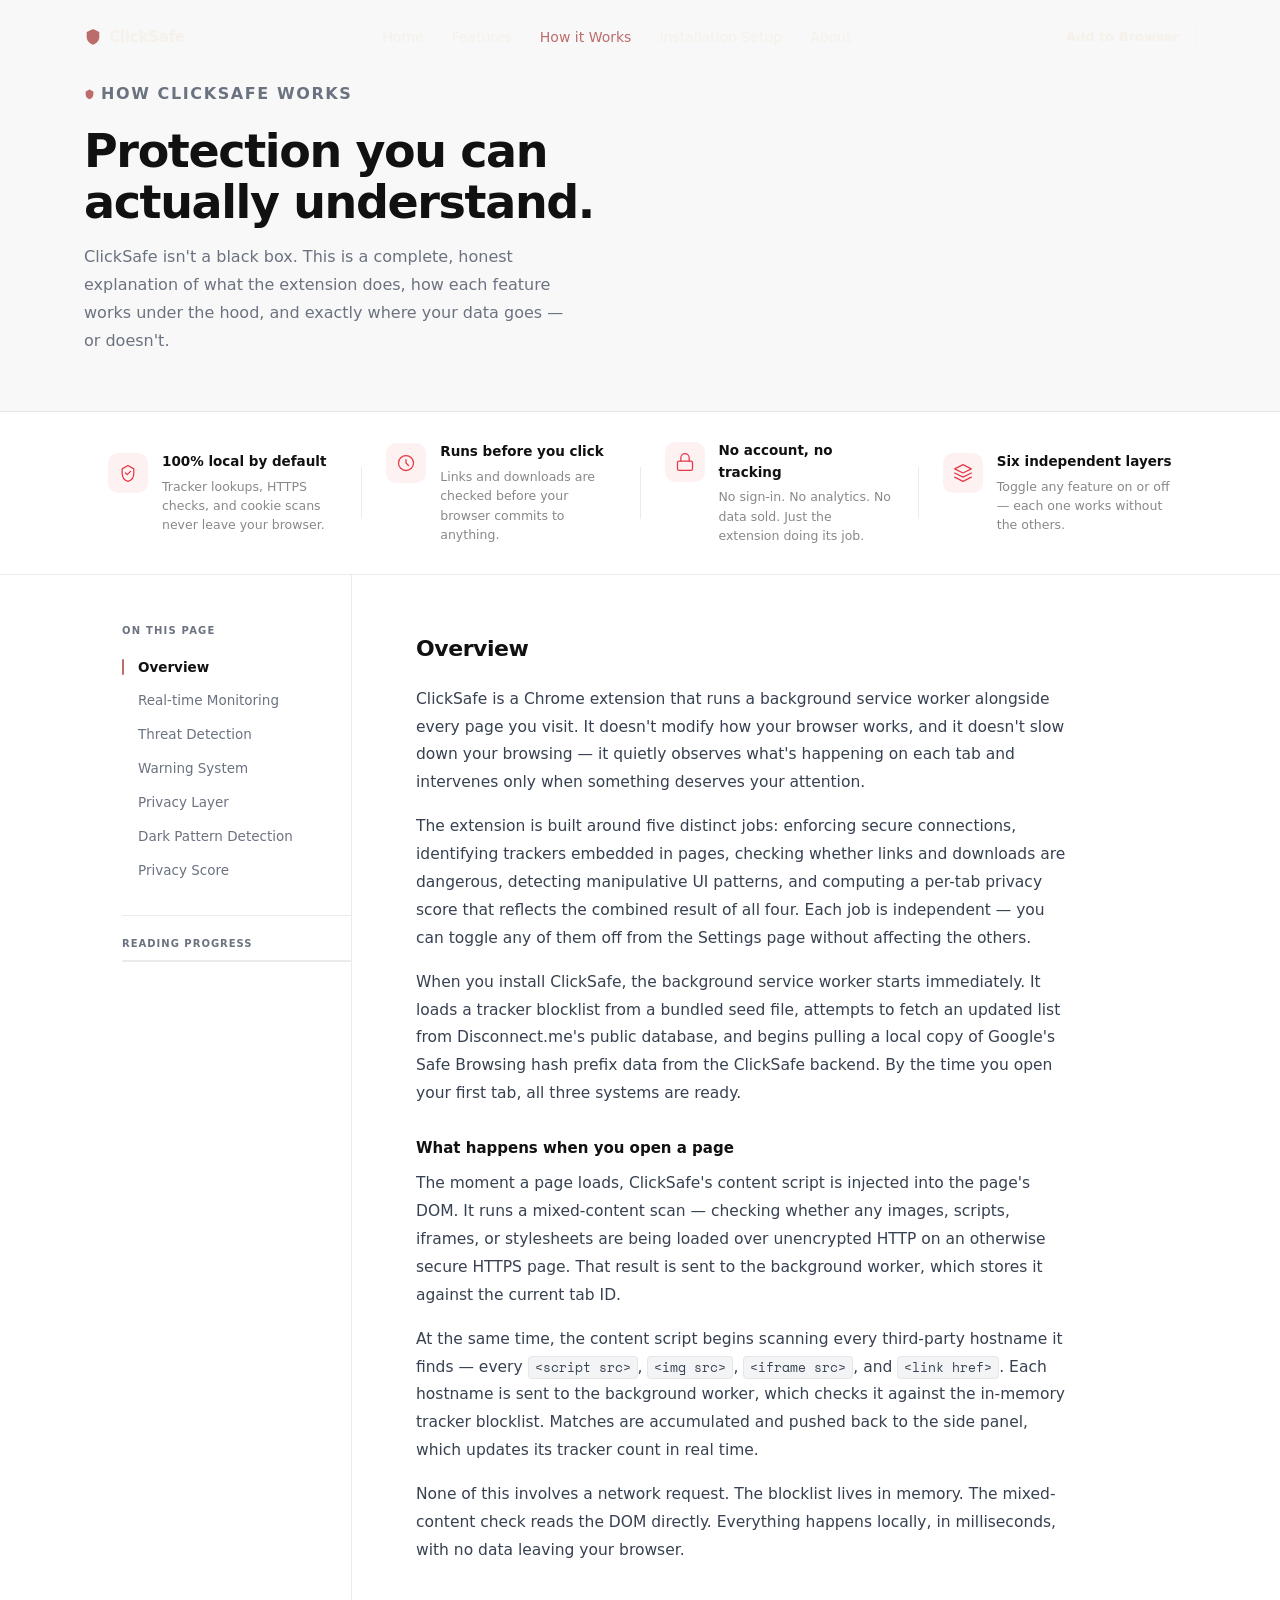
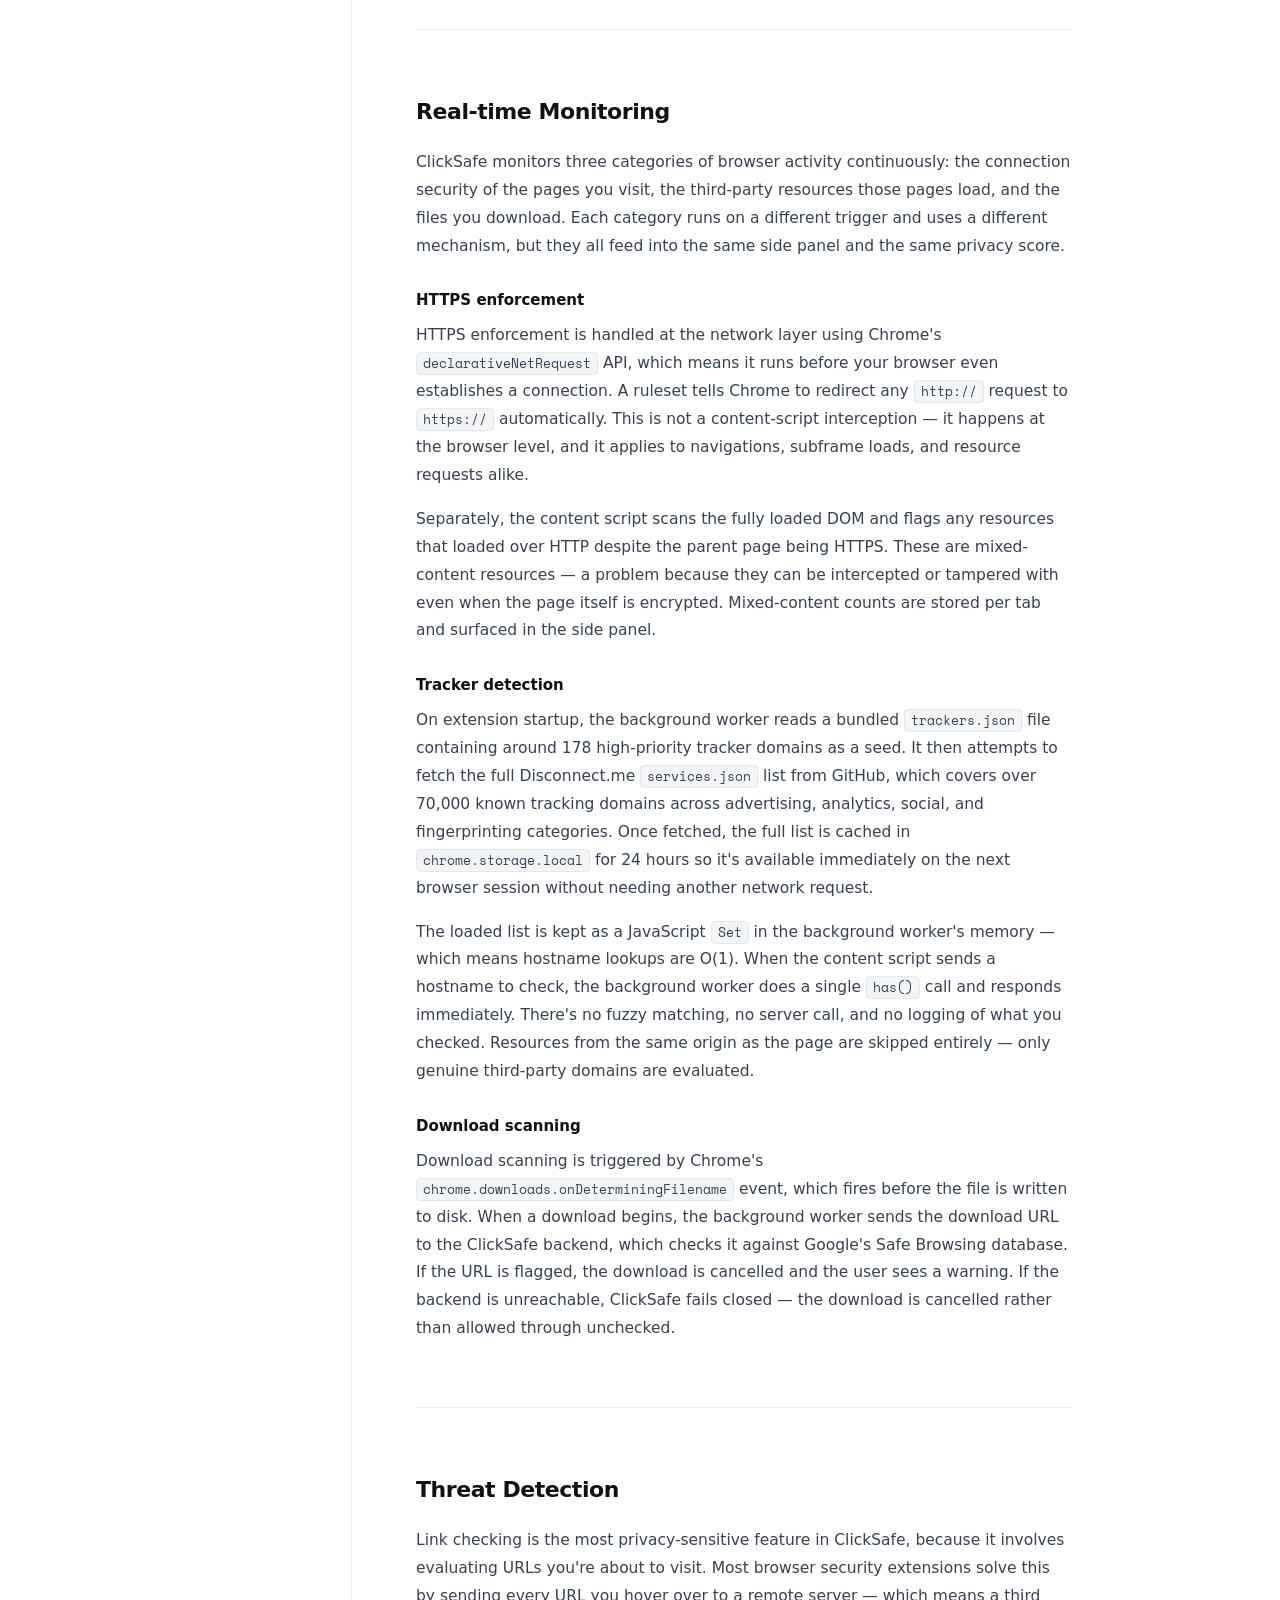
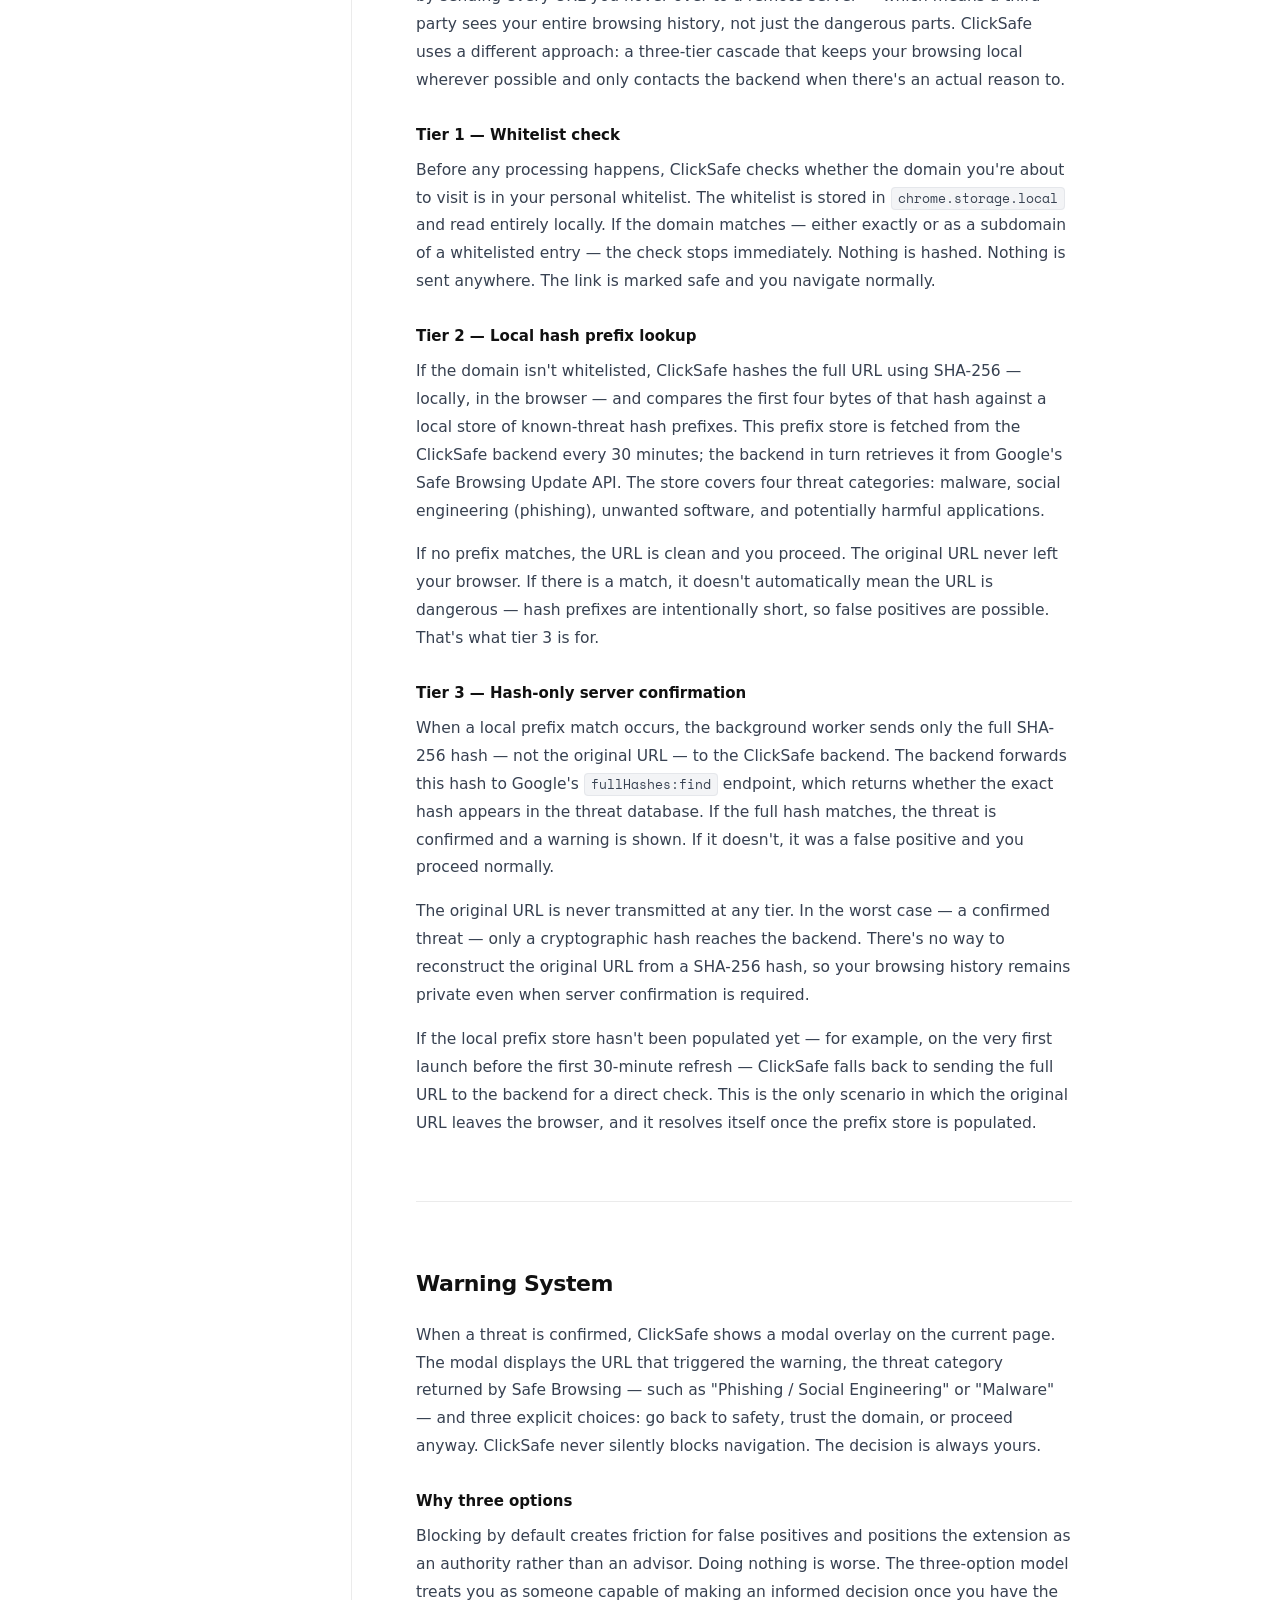
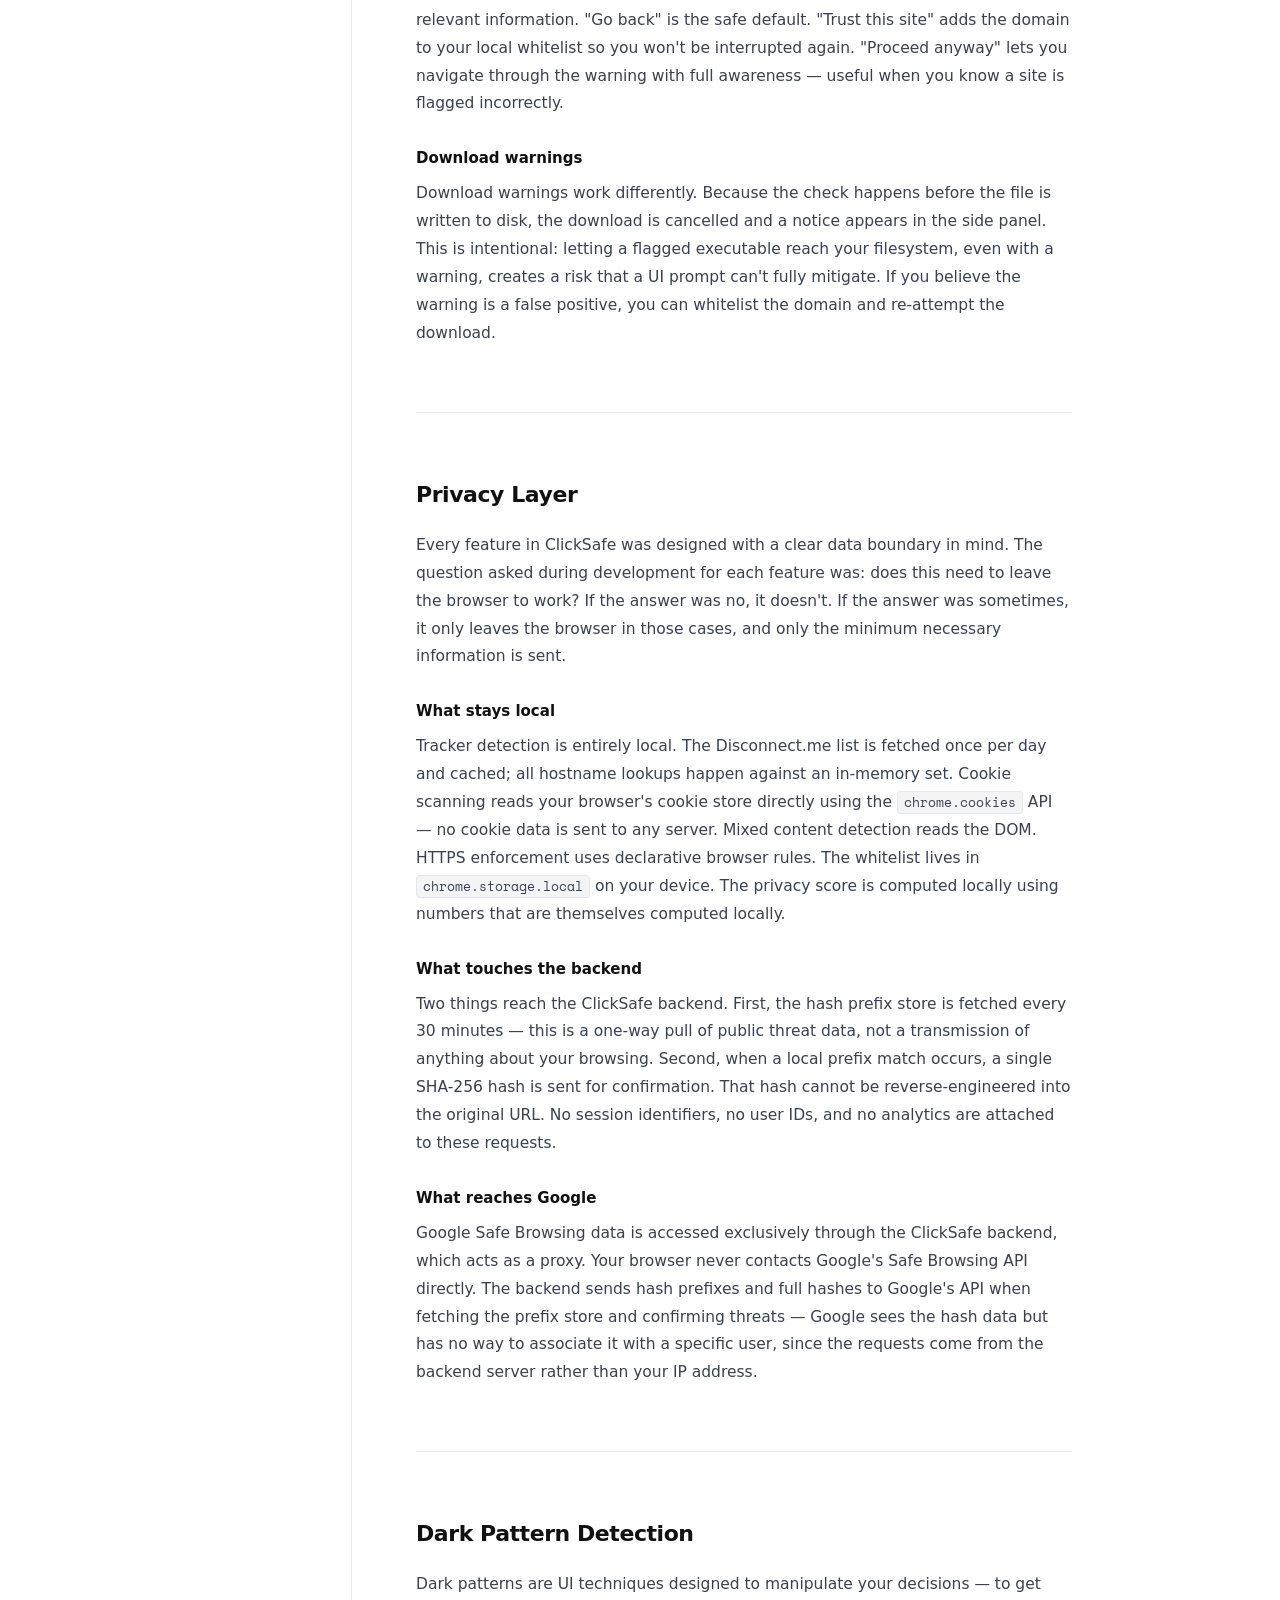
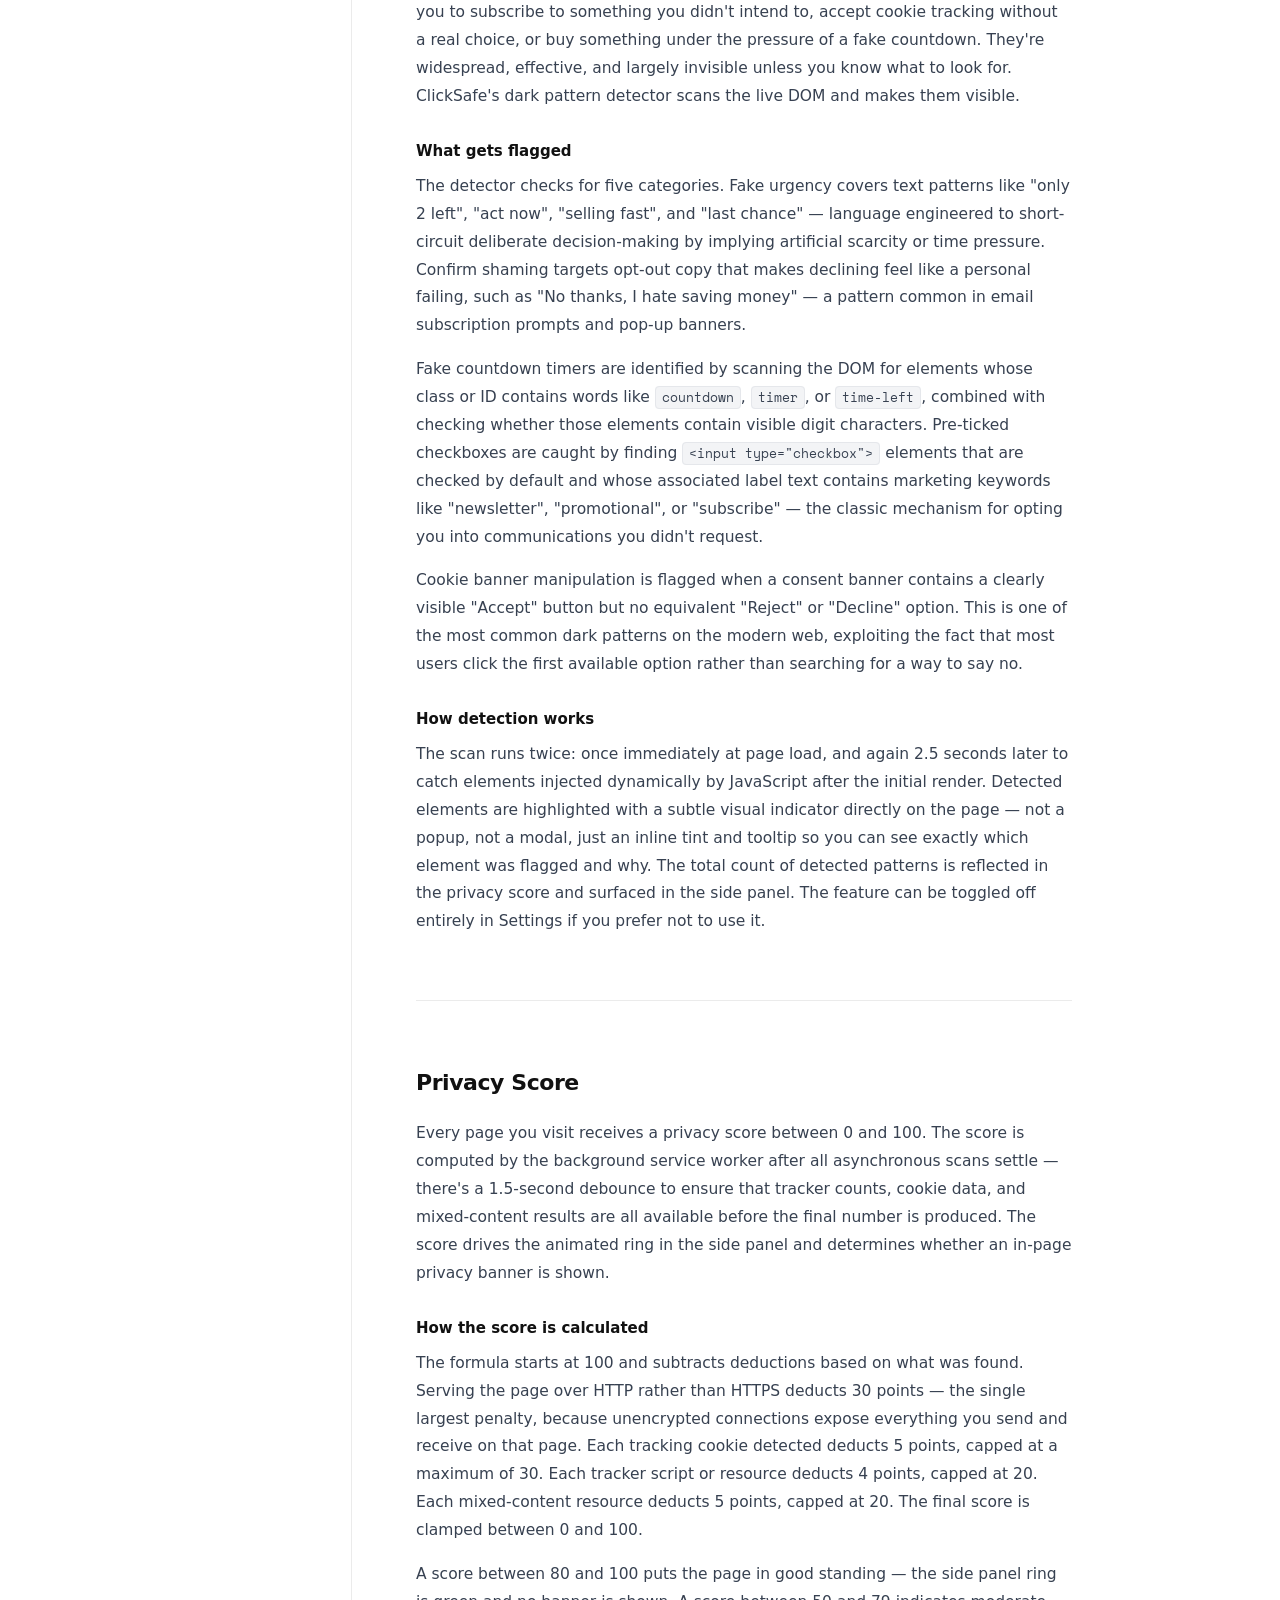
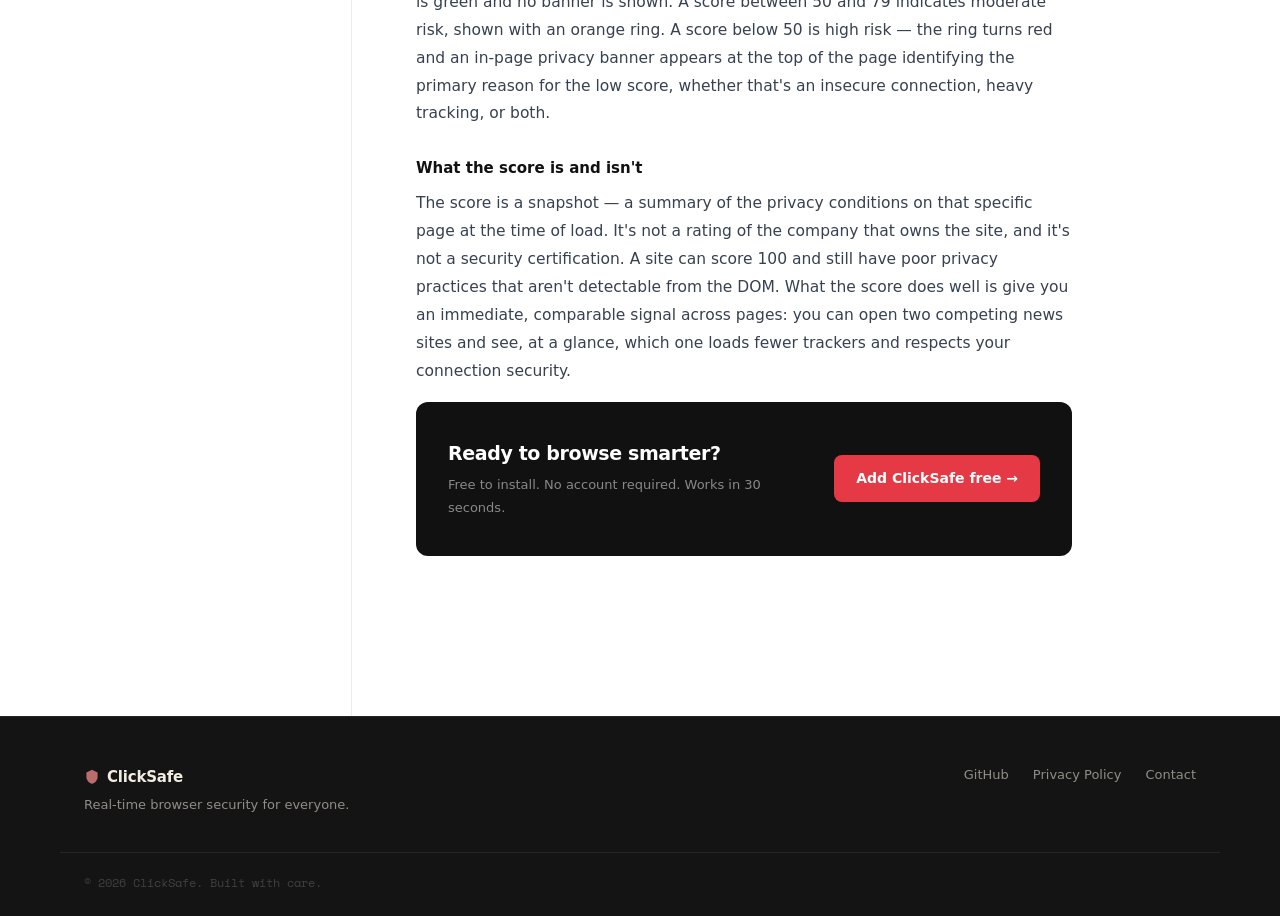
<file: how-it-works.html>
<!DOCTYPE html>
<html lang="en">
<head>
  <meta charset="UTF-8" />
  <meta name="viewport" content="width=device-width, initial-scale=1.0" />
  <meta name="description" content="Learn exactly how ClickSafe protects you — real-time monitoring, threat detection, warning system, and privacy layer explained." />
  <title>How ClickSafe Works — ClickSafe</title>

  <link href="https://fonts.googleapis.com/css2?family=DM+Serif+Display:ital@0;1&family=Space+Mono:wght@400;700&display=swap" rel="stylesheet">
  <link href="https://api.fontshare.com/v2/css?f[]=satoshi@400,500,600,700&display=swap" rel="stylesheet">
  <link rel="stylesheet" href="style.css">

  <style>
    body { background: #ffffff; }

    .hiw-hero {
      padding: 80px 0 56px;
      background: #f8f8f8;
      border-bottom: 1px solid var(--border-light);
    }
    .hiw-hero-inner { max-width: 620px; }
    .hiw-eyebrow {
      display: inline-flex;
      align-items: center;
      gap: 6px;
      font-size: 11px;
      font-weight: 700;
      color: var(--text-muted);
      text-transform: uppercase;
      letter-spacing: 0.1em;
      margin-bottom: 18px;
    }
    .hiw-hero h1 {
      font-size: clamp(30px, 4.5vw, 46px);
      font-weight: 800;
      letter-spacing: -0.03em;
      line-height: 1.1;
      color: var(--text-dark);
      margin-bottom: 16px;
      font-family: var(--font-body);
    }
    .hiw-hero p {
      font-size: 16px;
      color: var(--text-muted);
      line-height: 1.75;
      max-width: 500px;
    }

    .hiw-layout {
      display: grid;
      grid-template-columns: 230px 1fr;
      max-width: 1100px;
      margin: 0 auto;
      padding: 0 32px;
    }

    .hiw-sidebar {
      padding: 48px 0;
      border-right: 1px solid var(--border-light);
    }
    .hiw-sidebar-inner {
      position: sticky;
      top: 88px;
    }
    .sidebar-label {
      font-size: 10px;
      font-weight: 700;
      color: var(--text-muted);
      text-transform: uppercase;
      letter-spacing: 0.12em;
      margin-bottom: 12px;
    }
    .sidebar-nav {
      display: flex;
      flex-direction: column;
      gap: 1px;
    }
    .sidebar-link {
      display: block;
      font-size: 13.5px;
      font-weight: 500;
      color: var(--text-muted);
      padding: 7px 0 7px 16px;
      border: none;
      background: none;
      text-align: left;
      width: 100%;
      cursor: pointer;
      position: relative;
      transition: color 0.15s;
      font-family: var(--font-body);
      line-height: 1.4;
    }
    .sidebar-link::before {
      content: '';
      position: absolute;
      left: 0;
      top: 50%;
      transform: translateY(-50%) scaleY(0);
      height: 16px;
      width: 2px;
      background: var(--red);
      border-radius: 2px;
      transition: transform 0.2s;
    }
    .sidebar-link:hover { color: var(--text-dark); }
    .sidebar-link.active { color: var(--text-dark); font-weight: 600; }
    .sidebar-link.active::before { transform: translateY(-50%) scaleY(1); }

    .sidebar-progress {
      margin-top: 28px;
      padding-top: 20px;
      border-top: 1px solid var(--border-light);
    }
    .progress-label {
      font-size: 10px;
      font-weight: 700;
      color: var(--text-muted);
      text-transform: uppercase;
      letter-spacing: 0.1em;
      margin-bottom: 8px;
    }
    .progress-bar-bg {
      height: 2px;
      background: var(--border-light);
      border-radius: 2px;
      overflow: hidden;
    }
    .progress-bar-fill {
      height: 100%;
      background: var(--red);
      border-radius: 2px;
      width: 0%;
      transition: width 0.25s ease;
    }

    .hiw-content {
      padding: 56px 0 96px 64px;
      max-width: 720px;
    }

    .hiw-section {
      padding-bottom: 64px;
      margin-bottom: 64px;
      border-bottom: 1px solid var(--border-light);
      scroll-margin-top: 100px;
    }
    .hiw-section:last-child {
      border-bottom: none;
      margin-bottom: 0;
    }

    .hiw-section h2 {
      font-size: 22px;
      font-weight: 800;
      letter-spacing: -0.02em;
      color: var(--text-dark);
      margin-bottom: 20px;
      font-family: var(--font-body);
    }
    .hiw-section h3 {
      font-size: 15px;
      font-weight: 700;
      color: var(--text-dark);
      margin: 28px 0 10px;
      font-family: var(--font-body);
    }
    .hiw-section p {
      font-size: 15.5px;
      color: #374151;
      line-height: 1.8;
      margin-bottom: 16px;
      font-family: var(--font-body);
    }
    .hiw-section p:last-child { margin-bottom: 0; }
    .hiw-section code {
      font-family: var(--font-mono);
      font-size: 12.5px;
      background: #f3f4f6;
      border: 1px solid #e5e7eb;
      border-radius: 4px;
      padding: 1px 6px;
      color: #374151;
    }

    .hiw-cta {
      background: var(--text-dark);
      border-radius: 12px;
      padding: 36px 32px;
      display: flex;
      align-items: center;
      justify-content: space-between;
      gap: 24px;
      margin-top: 8px;
    }
    .hiw-cta h3 {
      font-size: 19px;
      font-weight: 800;
      color: #fff;
      letter-spacing: -0.02em;
      margin-bottom: 5px;
      margin-top: 0;
    }
    .hiw-cta p {
      font-size: 13px;
      color: rgba(255,255,255,0.5);
      margin-bottom: 0;
    }
    .hiw-cta .cta-btn {
      white-space: nowrap;
      flex-shrink: 0;
      background: #E63946;
      color: #fff;
      font-size: 14px;
      font-weight: 700;
      padding: 12px 22px;
      border-radius: 8px;
      text-decoration: none;
      font-family: var(--font-body);
      transition: opacity 0.15s;
    }
    .hiw-cta .cta-btn:hover { opacity: 0.88; }

    @media (max-width: 900px) {
      .hiw-layout { grid-template-columns: 1fr; padding: 0 20px; }
      .hiw-sidebar { border-right: none; border-bottom: 1px solid var(--border-light); padding: 24px 0; }
      .hiw-sidebar-inner { position: static; }
      .sidebar-nav { flex-direction: row; flex-wrap: wrap; gap: 4px; }
      .sidebar-link { width: auto; padding: 6px 12px; background: #f3f4f6; border-radius: 6px; }
      .sidebar-link::before { display: none; }
      .hiw-content { padding: 36px 0 56px; }
      .hiw-cta { flex-direction: column; text-align: center; }
    }
    @media (max-width: 600px) {
      .hiw-hero { padding: 56px 0 40px; }
      .hiw-section h2 { font-size: 19px; }
    }
  </style>
</head>
<body>

  <header class="navbar scrolled" id="navbar">
    <div class="container nav-inner">
      <div class="nav-logo">
        <svg width="18" height="18" viewBox="0 0 20 20" fill="none">
          <path d="M10 1L3 4.5V10c0 4 3.1 7.5 7 8.5 3.9-1 7-4.5 7-8.5V4.5L10 1z" fill="#bd6c6c"/>
        </svg>
        ClickSafe
      </div>
      <nav class="nav-links">
        <a href="index.html">Home</a>
        <a href="features.html">Features</a>
        <a href="how-it-works.html" style="color: var(--red);">How it Works</a>
        <a href="index.html#install">Installation Setup</a>
        <a href="index.html#about">About</a>
      </nav>
      <a href="#" class="nav-cta">Add to Browser</a>
    </div>
  </header>

  <div class="hiw-hero">
    <div class="container">
      <div class="hiw-hero-inner">
        <p class="hiw-eyebrow">
          <svg width="11" height="11" viewBox="0 0 20 20" fill="none"><path d="M10 1L3 4.5V10c0 4 3.1 7.5 7 8.5 3.9-1 7-4.5 7-8.5V4.5L10 1z" fill="#bd6c6c"/></svg>
          How ClickSafe Works
        </p>
        <h1>Protection you can<br>actually understand.</h1>
        <p>ClickSafe isn't a black box. This is a complete, honest explanation of what the extension does, how each feature works under the hood, and exactly where your data goes — or doesn't.</p>
      </div>
    </div>
  </div>

  <!-- Quick description strip -->
  <div class="hiw-desc-strip">
    <div class="container hiw-desc-inner">
      <div class="hiw-desc-card">
        <div class="hiw-desc-icon">
          <svg width="20" height="20" viewBox="0 0 24 24" fill="none"><path d="M12 3l7 4v5c0 5-3 9-7 10C8 21 5 17 5 12V7l7-4z" stroke="#E63946" stroke-width="1.5" stroke-linejoin="round"/><path d="M9 12l2 2 4-4" stroke="#E63946" stroke-width="1.5" stroke-linecap="round" stroke-linejoin="round"/></svg>
        </div>
        <div>
          <strong>100% local by default</strong>
          <p>Tracker lookups, HTTPS checks, and cookie scans never leave your browser.</p>
        </div>
      </div>
      <div class="hiw-desc-divider"></div>
      <div class="hiw-desc-card">
        <div class="hiw-desc-icon">
          <svg width="20" height="20" viewBox="0 0 24 24" fill="none"><circle cx="12" cy="12" r="9" stroke="#E63946" stroke-width="1.5"/><path d="M12 8v4l3 3" stroke="#E63946" stroke-width="1.5" stroke-linecap="round"/></svg>
        </div>
        <div>
          <strong>Runs before you click</strong>
          <p>Links and downloads are checked before your browser commits to anything.</p>
        </div>
      </div>
      <div class="hiw-desc-divider"></div>
      <div class="hiw-desc-card">
        <div class="hiw-desc-icon">
          <svg width="20" height="20" viewBox="0 0 24 24" fill="none"><rect x="3" y="11" width="18" height="11" rx="2" stroke="#E63946" stroke-width="1.5"/><path d="M7 11V7a5 5 0 0 1 10 0v4" stroke="#E63946" stroke-width="1.5" stroke-linecap="round"/></svg>
        </div>
        <div>
          <strong>No account, no tracking</strong>
          <p>No sign-in. No analytics. No data sold. Just the extension doing its job.</p>
        </div>
      </div>
      <div class="hiw-desc-divider"></div>
      <div class="hiw-desc-card">
        <div class="hiw-desc-icon">
          <svg width="20" height="20" viewBox="0 0 24 24" fill="none"><path d="M12 2L2 7l10 5 10-5-10-5zM2 17l10 5 10-5M2 12l10 5 10-5" stroke="#E63946" stroke-width="1.5" stroke-linecap="round" stroke-linejoin="round"/></svg>
        </div>
        <div>
          <strong>Six independent layers</strong>
          <p>Toggle any feature on or off — each one works without the others.</p>
        </div>
      </div>
    </div>
  </div>

  <style>
  .hiw-desc-strip {
    background: #fff;
    border-bottom: 1px solid var(--border-light);
    padding: 0;
  }
  .hiw-desc-inner {
    display: grid;
    grid-template-columns: 1fr auto 1fr auto 1fr auto 1fr;
    align-items: center;
    gap: 0;
    padding-top: 0;
    padding-bottom: 0;
  }
  .hiw-desc-card {
    display: flex;
    align-items: flex-start;
    gap: 14px;
    padding: 28px 24px;
  }
  .hiw-desc-icon {
    flex-shrink: 0;
    width: 40px; height: 40px;
    border-radius: 10px;
    background: rgba(230,57,70,0.07);
    display: flex; align-items: center; justify-content: center;
    margin-top: 2px;
  }
  .hiw-desc-card strong {
    display: block;
    font-size: 13.5px;
    font-weight: 700;
    color: #111;
    margin-bottom: 4px;
    font-family: var(--font-body);
  }
  .hiw-desc-card p {
    font-size: 12.5px;
    color: #888;
    line-height: 1.55;
    margin: 0;
    font-family: var(--font-body);
  }
  .hiw-desc-divider {
    width: 1px;
    height: 52px;
    background: var(--border-light);
    flex-shrink: 0;
  }
  @media (max-width: 900px) {
    .hiw-desc-inner {
      grid-template-columns: 1fr 1fr;
    }
    .hiw-desc-divider { display: none; }
    .hiw-desc-card { border-bottom: 1px solid var(--border-light); }
    .hiw-desc-card:nth-child(n+5) { border-bottom: none; }
  }
  @media (max-width: 540px) {
    .hiw-desc-inner { grid-template-columns: 1fr; }
    .hiw-desc-card:last-child { border-bottom: none; }
  }
  </style>


  <main>
    <div class="hiw-layout">

      <aside class="hiw-sidebar">
        <div class="hiw-sidebar-inner">
          <p class="sidebar-label">On this page</p>
          <nav class="sidebar-nav" aria-label="Page sections">
            <button class="sidebar-link active" onclick="scrollToSection('overview')">Overview</button>
            <button class="sidebar-link" onclick="scrollToSection('monitoring')">Real-time Monitoring</button>
            <button class="sidebar-link" onclick="scrollToSection('detection')">Threat Detection</button>
            <button class="sidebar-link" onclick="scrollToSection('warning')">Warning System</button>
            <button class="sidebar-link" onclick="scrollToSection('privacy')">Privacy Layer</button>
            <button class="sidebar-link" onclick="scrollToSection('dark-patterns')">Dark Pattern Detection</button>
            <button class="sidebar-link" onclick="scrollToSection('privacy-score')">Privacy Score</button>
          </nav>
          <div class="sidebar-progress">
            <p class="progress-label">Reading progress</p>
            <div class="progress-bar-bg">
              <div class="progress-bar-fill" id="progress-fill"></div>
            </div>
          </div>
        </div>
      </aside>

      <div class="hiw-content">

        <section class="hiw-section" id="overview">
          <h2>Overview</h2>

          <p>ClickSafe is a Chrome extension that runs a background service worker alongside every page you visit. It doesn't modify how your browser works, and it doesn't slow down your browsing — it quietly observes what's happening on each tab and intervenes only when something deserves your attention.</p>

          <p>The extension is built around five distinct jobs: enforcing secure connections, identifying trackers embedded in pages, checking whether links and downloads are dangerous, detecting manipulative UI patterns, and computing a per-tab privacy score that reflects the combined result of all four. Each job is independent — you can toggle any of them off from the Settings page without affecting the others.</p>

          <p>When you install ClickSafe, the background service worker starts immediately. It loads a tracker blocklist from a bundled seed file, attempts to fetch an updated list from Disconnect.me's public database, and begins pulling a local copy of Google's Safe Browsing hash prefix data from the ClickSafe backend. By the time you open your first tab, all three systems are ready.</p>

          <h3>What happens when you open a page</h3>

          <p>The moment a page loads, ClickSafe's content script is injected into the page's DOM. It runs a mixed-content scan — checking whether any images, scripts, iframes, or stylesheets are being loaded over unencrypted HTTP on an otherwise secure HTTPS page. That result is sent to the background worker, which stores it against the current tab ID.</p>

          <p>At the same time, the content script begins scanning every third-party hostname it finds — every <code>&lt;script src&gt;</code>, <code>&lt;img src&gt;</code>, <code>&lt;iframe src&gt;</code>, and <code>&lt;link href&gt;</code>. Each hostname is sent to the background worker, which checks it against the in-memory tracker blocklist. Matches are accumulated and pushed back to the side panel, which updates its tracker count in real time.</p>

          <p>None of this involves a network request. The blocklist lives in memory. The mixed-content check reads the DOM directly. Everything happens locally, in milliseconds, with no data leaving your browser.</p>
        </section>

        <section class="hiw-section" id="monitoring">
          <h2>Real-time Monitoring</h2>

          <p>ClickSafe monitors three categories of browser activity continuously: the connection security of the pages you visit, the third-party resources those pages load, and the files you download. Each category runs on a different trigger and uses a different mechanism, but they all feed into the same side panel and the same privacy score.</p>

          <h3>HTTPS enforcement</h3>

          <p>HTTPS enforcement is handled at the network layer using Chrome's <code>declarativeNetRequest</code> API, which means it runs before your browser even establishes a connection. A ruleset tells Chrome to redirect any <code>http://</code> request to <code>https://</code> automatically. This is not a content-script interception — it happens at the browser level, and it applies to navigations, subframe loads, and resource requests alike.</p>

          <p>Separately, the content script scans the fully loaded DOM and flags any resources that loaded over HTTP despite the parent page being HTTPS. These are mixed-content resources — a problem because they can be intercepted or tampered with even when the page itself is encrypted. Mixed-content counts are stored per tab and surfaced in the side panel.</p>

          <h3>Tracker detection</h3>

          <p>On extension startup, the background worker reads a bundled <code>trackers.json</code> file containing around 178 high-priority tracker domains as a seed. It then attempts to fetch the full Disconnect.me <code>services.json</code> list from GitHub, which covers over 70,000 known tracking domains across advertising, analytics, social, and fingerprinting categories. Once fetched, the full list is cached in <code>chrome.storage.local</code> for 24 hours so it's available immediately on the next browser session without needing another network request.</p>

          <p>The loaded list is kept as a JavaScript <code>Set</code> in the background worker's memory — which means hostname lookups are O(1). When the content script sends a hostname to check, the background worker does a single <code>has()</code> call and responds immediately. There's no fuzzy matching, no server call, and no logging of what you checked. Resources from the same origin as the page are skipped entirely — only genuine third-party domains are evaluated.</p>

          <h3>Download scanning</h3>

          <p>Download scanning is triggered by Chrome's <code>chrome.downloads.onDeterminingFilename</code> event, which fires before the file is written to disk. When a download begins, the background worker sends the download URL to the ClickSafe backend, which checks it against Google's Safe Browsing database. If the URL is flagged, the download is cancelled and the user sees a warning. If the backend is unreachable, ClickSafe fails closed — the download is cancelled rather than allowed through unchecked.</p>
        </section>

        <section class="hiw-section" id="detection">
          <h2>Threat Detection</h2>

          <p>Link checking is the most privacy-sensitive feature in ClickSafe, because it involves evaluating URLs you're about to visit. Most browser security extensions solve this by sending every URL you hover over to a remote server — which means a third party sees your entire browsing history, not just the dangerous parts. ClickSafe uses a different approach: a three-tier cascade that keeps your browsing local wherever possible and only contacts the backend when there's an actual reason to.</p>

          <h3>Tier 1 — Whitelist check</h3>

          <p>Before any processing happens, ClickSafe checks whether the domain you're about to visit is in your personal whitelist. The whitelist is stored in <code>chrome.storage.local</code> and read entirely locally. If the domain matches — either exactly or as a subdomain of a whitelisted entry — the check stops immediately. Nothing is hashed. Nothing is sent anywhere. The link is marked safe and you navigate normally.</p>

          <h3>Tier 2 — Local hash prefix lookup</h3>

          <p>If the domain isn't whitelisted, ClickSafe hashes the full URL using SHA-256 — locally, in the browser — and compares the first four bytes of that hash against a local store of known-threat hash prefixes. This prefix store is fetched from the ClickSafe backend every 30 minutes; the backend in turn retrieves it from Google's Safe Browsing Update API. The store covers four threat categories: malware, social engineering (phishing), unwanted software, and potentially harmful applications.</p>

          <p>If no prefix matches, the URL is clean and you proceed. The original URL never left your browser. If there is a match, it doesn't automatically mean the URL is dangerous — hash prefixes are intentionally short, so false positives are possible. That's what tier 3 is for.</p>

          <h3>Tier 3 — Hash-only server confirmation</h3>

          <p>When a local prefix match occurs, the background worker sends only the full SHA-256 hash — not the original URL — to the ClickSafe backend. The backend forwards this hash to Google's <code>fullHashes:find</code> endpoint, which returns whether the exact hash appears in the threat database. If the full hash matches, the threat is confirmed and a warning is shown. If it doesn't, it was a false positive and you proceed normally.</p>

          <p>The original URL is never transmitted at any tier. In the worst case — a confirmed threat — only a cryptographic hash reaches the backend. There's no way to reconstruct the original URL from a SHA-256 hash, so your browsing history remains private even when server confirmation is required.</p>

          <p>If the local prefix store hasn't been populated yet — for example, on the very first launch before the first 30-minute refresh — ClickSafe falls back to sending the full URL to the backend for a direct check. This is the only scenario in which the original URL leaves the browser, and it resolves itself once the prefix store is populated.</p>
        </section>

        <section class="hiw-section" id="warning">
          <h2>Warning System</h2>

          <p>When a threat is confirmed, ClickSafe shows a modal overlay on the current page. The modal displays the URL that triggered the warning, the threat category returned by Safe Browsing — such as "Phishing / Social Engineering" or "Malware" — and three explicit choices: go back to safety, trust the domain, or proceed anyway. ClickSafe never silently blocks navigation. The decision is always yours.</p>

          <h3>Why three options</h3>

          <p>Blocking by default creates friction for false positives and positions the extension as an authority rather than an advisor. Doing nothing is worse. The three-option model treats you as someone capable of making an informed decision once you have the relevant information. "Go back" is the safe default. "Trust this site" adds the domain to your local whitelist so you won't be interrupted again. "Proceed anyway" lets you navigate through the warning with full awareness — useful when you know a site is flagged incorrectly.</p>

          <h3>Download warnings</h3>

          <p>Download warnings work differently. Because the check happens before the file is written to disk, the download is cancelled and a notice appears in the side panel. This is intentional: letting a flagged executable reach your filesystem, even with a warning, creates a risk that a UI prompt can't fully mitigate. If you believe the warning is a false positive, you can whitelist the domain and re-attempt the download.</p>
        </section>

        <section class="hiw-section" id="privacy">
          <h2>Privacy Layer</h2>

          <p>Every feature in ClickSafe was designed with a clear data boundary in mind. The question asked during development for each feature was: does this need to leave the browser to work? If the answer was no, it doesn't. If the answer was sometimes, it only leaves the browser in those cases, and only the minimum necessary information is sent.</p>

          <h3>What stays local</h3>

          <p>Tracker detection is entirely local. The Disconnect.me list is fetched once per day and cached; all hostname lookups happen against an in-memory set. Cookie scanning reads your browser's cookie store directly using the <code>chrome.cookies</code> API — no cookie data is sent to any server. Mixed content detection reads the DOM. HTTPS enforcement uses declarative browser rules. The whitelist lives in <code>chrome.storage.local</code> on your device. The privacy score is computed locally using numbers that are themselves computed locally.</p>

          <h3>What touches the backend</h3>

          <p>Two things reach the ClickSafe backend. First, the hash prefix store is fetched every 30 minutes — this is a one-way pull of public threat data, not a transmission of anything about your browsing. Second, when a local prefix match occurs, a single SHA-256 hash is sent for confirmation. That hash cannot be reverse-engineered into the original URL. No session identifiers, no user IDs, and no analytics are attached to these requests.</p>

          <h3>What reaches Google</h3>

          <p>Google Safe Browsing data is accessed exclusively through the ClickSafe backend, which acts as a proxy. Your browser never contacts Google's Safe Browsing API directly. The backend sends hash prefixes and full hashes to Google's API when fetching the prefix store and confirming threats — Google sees the hash data but has no way to associate it with a specific user, since the requests come from the backend server rather than your IP address.</p>
        </section>

        <section class="hiw-section" id="dark-patterns">
          <h2>Dark Pattern Detection</h2>

          <p>Dark patterns are UI techniques designed to manipulate your decisions — to get you to subscribe to something you didn't intend to, accept cookie tracking without a real choice, or buy something under the pressure of a fake countdown. They're widespread, effective, and largely invisible unless you know what to look for. ClickSafe's dark pattern detector scans the live DOM and makes them visible.</p>

          <h3>What gets flagged</h3>

          <p>The detector checks for five categories. Fake urgency covers text patterns like "only 2 left", "act now", "selling fast", and "last chance" — language engineered to short-circuit deliberate decision-making by implying artificial scarcity or time pressure. Confirm shaming targets opt-out copy that makes declining feel like a personal failing, such as "No thanks, I hate saving money" — a pattern common in email subscription prompts and pop-up banners.</p>

          <p>Fake countdown timers are identified by scanning the DOM for elements whose class or ID contains words like <code>countdown</code>, <code>timer</code>, or <code>time-left</code>, combined with checking whether those elements contain visible digit characters. Pre-ticked checkboxes are caught by finding <code>&lt;input type="checkbox"&gt;</code> elements that are checked by default and whose associated label text contains marketing keywords like "newsletter", "promotional", or "subscribe" — the classic mechanism for opting you into communications you didn't request.</p>

          <p>Cookie banner manipulation is flagged when a consent banner contains a clearly visible "Accept" button but no equivalent "Reject" or "Decline" option. This is one of the most common dark patterns on the modern web, exploiting the fact that most users click the first available option rather than searching for a way to say no.</p>

          <h3>How detection works</h3>

          <p>The scan runs twice: once immediately at page load, and again 2.5 seconds later to catch elements injected dynamically by JavaScript after the initial render. Detected elements are highlighted with a subtle visual indicator directly on the page — not a popup, not a modal, just an inline tint and tooltip so you can see exactly which element was flagged and why. The total count of detected patterns is reflected in the privacy score and surfaced in the side panel. The feature can be toggled off entirely in Settings if you prefer not to use it.</p>
        </section>

        <section class="hiw-section" id="privacy-score">
          <h2>Privacy Score</h2>

          <p>Every page you visit receives a privacy score between 0 and 100. The score is computed by the background service worker after all asynchronous scans settle — there's a 1.5-second debounce to ensure that tracker counts, cookie data, and mixed-content results are all available before the final number is produced. The score drives the animated ring in the side panel and determines whether an in-page privacy banner is shown.</p>

          <h3>How the score is calculated</h3>

          <p>The formula starts at 100 and subtracts deductions based on what was found. Serving the page over HTTP rather than HTTPS deducts 30 points — the single largest penalty, because unencrypted connections expose everything you send and receive on that page. Each tracking cookie detected deducts 5 points, capped at a maximum of 30. Each tracker script or resource deducts 4 points, capped at 20. Each mixed-content resource deducts 5 points, capped at 20. The final score is clamped between 0 and 100.</p>

          <p>A score between 80 and 100 puts the page in good standing — the side panel ring is green and no banner is shown. A score between 50 and 79 indicates moderate risk, shown with an orange ring. A score below 50 is high risk — the ring turns red and an in-page privacy banner appears at the top of the page identifying the primary reason for the low score, whether that's an insecure connection, heavy tracking, or both.</p>

          <h3>What the score is and isn't</h3>

          <p>The score is a snapshot — a summary of the privacy conditions on that specific page at the time of load. It's not a rating of the company that owns the site, and it's not a security certification. A site can score 100 and still have poor privacy practices that aren't detectable from the DOM. What the score does well is give you an immediate, comparable signal across pages: you can open two competing news sites and see, at a glance, which one loads fewer trackers and respects your connection security.</p>

          <div class="hiw-cta">
            <div>
              <h3>Ready to browse smarter?</h3>
              <p>Free to install. No account required. Works in 30 seconds.</p>
            </div>
            <a href="index.html#install" class="cta-btn">Add ClickSafe free &rarr;</a>
          </div>
        </section>

      </div>
    </div>
  </main>

  <footer class="footer">
    <div class="container footer-inner">
      <div class="footer-brand">
        <div class="nav-logo footer-logo">
          <svg width="16" height="16" viewBox="0 0 20 20" fill="none"><path d="M10 1L3 4.5V10c0 4 3.1 7.5 7 8.5 3.9-1 7-4.5 7-8.5V4.5L10 1z" fill="#bd6c6c"/></svg>
          ClickSafe
        </div>
        <p>Real-time browser security for everyone.</p>
      </div>
      <div class="footer-links">
        <a href="#">GitHub</a>
        <a href="#">Privacy Policy</a>
        <a href="#">Contact</a>
      </div>
    </div>
    <div class="container footer-bottom">
      <p>&copy; 2026 ClickSafe. Built with care.</p>
    </div>
  </footer>

  <script src="script.js"></script>
  <script>
    const sections = ['overview','monitoring','detection','warning','privacy','dark-patterns','privacy-score'];
    const sidebarLinks = document.querySelectorAll('.sidebar-link');
    const progressFill = document.getElementById('progress-fill');

    function scrollToSection(id) {
      const el = document.getElementById(id);
      if (el) el.scrollIntoView({ behavior: 'smooth', block: 'start' });
    }

    function updateActive() {
      const offset = 120;
      let current = sections[0];
      sections.forEach(id => {
        const el = document.getElementById(id);
        if (el && el.getBoundingClientRect().top <= offset) current = id;
      });
      sidebarLinks.forEach((link, i) => {
        link.classList.toggle('active', sections[i] === current);
      });
      const content = document.querySelector('.hiw-content');
      const lastSec = document.getElementById(sections[sections.length - 1]);
      if (content && lastSec) {
        const start = content.getBoundingClientRect().top + window.scrollY;
        const end = lastSec.getBoundingClientRect().top + window.scrollY + lastSec.offsetHeight - window.innerHeight;
        const pct = Math.min(100, Math.max(0, ((window.scrollY - start) / (end - start)) * 100));
        progressFill.style.width = pct + '%';
      }
    }

    window.addEventListener('scroll', updateActive, { passive: true });
    updateActive();
  </script>

</body>
</html>
</file>
<file: style.css>
/* ===== RESET ===== */
*, *::before, *::after { margin: 0; padding: 0; box-sizing: border-box; }

:root {
  --dark: #0d0d0d;
  --dark-2: #141414;
  --dark-3: #1a1a1a;
  --light: #ffffff;
  --light-2: #ffffff;
  --mid: #f8f8f8;
  --red: #bd6c6c;
  --red-bright: #E63946;
  --red-dim: rgba(189,108,108,0.13);
  --red-glow: rgba(189,108,108,0.20);
  --text-dark: #111111;
  --text-muted: #6B7280;
  --text-light: #F2EBE1;
  --text-light-muted: rgba(245,240,232,0.55);
  --border-light: rgba(0,0,0,0.08);
  --border-dark: rgba(255,255,255,0.07);
  --font-display: 'DM Serif Display', Georgia, serif;
  --font-body: 'Satoshi', system-ui, sans-serif;
  --font-mono: 'Space Mono', monospace;
}

html { scroll-behavior: smooth; }

body {
  background: #ffffff;
  color: var(--text-dark);
  font-family: var(--font-body);
  font-size: 16px;
  line-height: 1.6;
  -webkit-font-smoothing: antialiased;
}

.container {
  max-width: 1160px;
  margin: 0 auto;
  padding: 0 24px;
}

/* ===== REVEAL ANIMATIONS ===== */
@keyframes fadeUp {
  from { opacity: 0; transform: translateY(28px); }
  to   { opacity: 1; transform: translateY(0); }
}

.reveal {
  opacity: 0;
  transform: translateY(28px);
  transition: opacity 0.65s ease, transform 0.65s ease;
}
.reveal.visible {
  opacity: 1;
  transform: translateY(0);
}
.reveal-delay { transition-delay: 0.18s; }

/* ===== NAVBAR ===== */
.navbar {
  position: fixed;
  top: 0; left: 0; right: 0;
  z-index: 100;
  padding: 18px 0;
  background: transparent;
  transition: background 0.3s ease, box-shadow 0.3s ease, padding 0.3s ease;
}
.navbar.scrolled {
  background: rgba(255, 255, 255, 0.92);
  backdrop-filter: blur(12px);
  -webkit-backdrop-filter: blur(12px);
  box-shadow: 0 1px 0 var(--border-light);
  padding: 12px 0;
}
/* On dark hero, navbar starts transparent — text should be light */
.navbar:not(.scrolled) .nav-logo,
.navbar:not(.scrolled) .nav-links a {
  color: rgba(245,240,232,0.9);
}
.navbar:not(.scrolled) .nav-cta {
  border-color: rgba(245,240,232,0.3);
  color: rgba(245,240,232,0.9);
}

.nav-inner {
  display: flex;
  align-items: center;
  justify-content: space-between;
}

.nav-logo {
  display: flex;
  align-items: center;
  gap: 7px;
  font-family: var(--font-body);
  font-weight: 700;
  font-size: 15px;
  letter-spacing: -0.2px;
  color: var(--text-dark);
  text-decoration: none;
  transition: color 0.3s;
}

.nav-links {
  display: flex;
  gap: 28px;
}
.nav-links a {
  text-decoration: none;
  font-size: 14px;
  font-weight: 500;
  color: var(--text-dark);
  transition: color 0.2s;
}
.nav-links a:hover { color: var(--red); }
.navbar.scrolled .nav-links a { color: var(--text-dark); }

.nav-cta {
  font-size: 13px;
  font-weight: 600;
  font-family: var(--font-body);
  color: var(--text-dark);
  text-decoration: none;
  border: 1px solid rgba(0,0,0,0.2);
  border-radius: 6px;
  padding: 8px 16px;
  transition: all 0.2s;
}
.navbar.scrolled .nav-cta {
  color: var(--text-dark);
  border-color: rgba(0,0,0,0.2);
}
.nav-cta:hover {
  background: var(--red-bright);
  border-color: var(--red-bright);
  color: white;
}

/* ===== HERO — DARK ===== */
.hero {
  position: relative;
  background:
    linear-gradient(to right, rgba(13,13,13,0.95) 38%, rgba(13,13,13,0.70) 62%, rgba(13,13,13,0.35) 100%),
    url('https://images.unsplash.com/photo-1629654297299-c8506221ca97?w=1600&q=80&auto=format&fit=crop') center/cover no-repeat;
  display: flex;
  align-items: center;
  overflow: hidden;
  padding-top: 80px;
}

.hero-glow {
  position: absolute;
  width: 700px;
  height: 700px;
  border-radius: 50%;
  background: radial-gradient(ellipse, rgba(230,57,70,0.18) 0%, transparent 70%);
  top: -100px;
  right: -100px;
  pointer-events: none;
}

.hero-content {
  display: flex;
  align-items: center;
  gap: 64px;
  padding-top: 60px;
  padding-bottom: 60px;
  width: 100%;
}

.hero-left { flex: 1; }
.hero-right {
  flex: 1;
  position: relative;
  display: flex;
  justify-content: center;
  align-items: center;
}

.hero-tag {
  display: inline-flex;
  align-items: center;
  gap: 8px;
  font-family: var(--font-mono);
  font-size: 11px;
  letter-spacing: 1.5px;
  text-transform: uppercase;
  color: var(--text-light-muted);
  margin-bottom: 24px;
}

.tag-dot {
  width: 7px;
  height: 7px;
  background: var(--red-bright);
  border-radius: 50%;
  animation: pulse 2s ease-in-out infinite;
}

@keyframes pulse {
  0%, 100% { opacity: 1; transform: scale(1); box-shadow: 0 0 0 0 rgba(230,57,70,0.4); }
  50% { opacity: 0.85; transform: scale(1.1); box-shadow: 0 0 0 5px rgba(230,57,70,0); }
}

.hero-h1 {
  font-family: var(--font-display);
  font-size: clamp(44px, 5.5vw, 68px);
  font-weight: 400;
  line-height: 1.1;
  letter-spacing: -1px;
  color: var(--text-light);
  margin-bottom: 22px;
}
.hero-h1 em {
  font-style: italic;
  color: var(--red-bright);
}

.hero-desc {
  font-size: 17px;
  line-height: 1.7;
  color: var(--text-light-muted);
  max-width: 460px;
  margin-bottom: 34px;
}

.hero-actions {
  display: flex;
  align-items: center;
  gap: 14px;
  margin-bottom: 18px;
}

.btn-primary {
  display: inline-flex;
  align-items: center;
  gap: 8px;
  background: var(--red-bright);
  color: white;
  font-family: var(--font-body);
  font-weight: 600;
  font-size: 14px;
  padding: 13px 22px;
  border-radius: 8px;
  text-decoration: none;
  transition: background 0.2s, transform 0.15s;
}
.btn-primary:hover { background: #C1121F; transform: translateY(-1px); }
.btn-primary.btn-lg { font-size: 15px; padding: 15px 28px; }

.btn-ghost {
  font-size: 14px;
  font-weight: 500;
  color: var(--text-light-muted);
  text-decoration: none;
  transition: color 0.2s;
}
.btn-ghost:hover { color: var(--text-light); }

.hero-note {
  font-size: 12px;
  color: rgba(245,240,232,0.35);
  font-family: var(--font-mono);
  letter-spacing: 0.3px;
}

/* Browser mock */
.browser-mock {
  width: 90%;
  max-width: 400px;
  background: #1e1e1e;
  border-radius: 12px;
  border: 1px solid rgba(255,255,255,0.07);
  overflow: hidden;
  box-shadow: 0 40px 80px rgba(0,0,0,0.5);
}

.browser-bar {
  background: #272727;
  padding: 10px 14px;
  display: flex;
  align-items: center;
  gap: 10px;
  border-bottom: 1px solid rgba(255,255,255,0.06);
}

.browser-dots { display: flex; gap: 5px; }
.dot-red    { width: 10px; height: 10px; border-radius: 50%; background: #FF5F57; }
.dot-yellow { width: 10px; height: 10px; border-radius: 50%; background: #FFBD2E; }
.dot-green  { width: 10px; height: 10px; border-radius: 50%; background: #28C840; }

.browser-url {
  display: flex;
  align-items: center;
  gap: 5px;
  font-family: var(--font-mono);
  font-size: 10px;
  color: rgba(255,255,255,0.4);
  background: rgba(255,255,255,0.05);
  border-radius: 4px;
  padding: 4px 10px;
  flex: 1;
}

.browser-body { padding: 20px; display: flex; flex-direction: column; gap: 10px; }
.sk-line {
  height: 10px;
  border-radius: 4px;
  background: rgba(255,255,255,0.06);
}
.w-65 { width: 65%; }
.w-45 { width: 45%; }
.w-75 { width: 75%; }
.sk-block {
  height: 80px;
  border-radius: 8px;
  background: rgba(255,255,255,0.04);
  margin-top: 4px;
}

/* Hero modal */
.hero-modal {
  position: absolute;
  bottom: -20px;
  left: -20px;
  background: white;
  border-radius: 12px;
  padding: 16px;
  width: 260px;
  box-shadow: 0 20px 50px rgba(0,0,0,0.3);
  border: 1px solid rgba(189,108,108,0.15);
  animation: floatModal 4s ease-in-out infinite;
}

@keyframes floatModal {
  0%, 100% { transform: translateY(0); }
  50% { transform: translateY(-6px); }
}

.modal-icon-wrap {
  margin-bottom: 8px;
}

.modal-text strong {
  font-size: 13px;
  display: block;
  margin-bottom: 3px;
}
.modal-text p {
  font-size: 12px;
  color: var(--text-muted);
}

.modal-btns {
  display: flex;
  gap: 8px;
  margin-top: 12px;
}
.modal-btns button {
  flex: 1;
  padding: 7px 0;
  border: none;
  border-radius: 6px;
  font-size: 12px;
  font-weight: 600;
  cursor: pointer;
  font-family: var(--font-body);
}
.modal-ignore { background: #f0f0f0; color: #666; }
.modal-block { background: var(--red-bright); color: white; }

/* Hero panel */
.hero-panel {
  position: absolute;
  top: -10px;
  right: -30px;
  background: white;
  border-radius: 10px;
  padding: 14px 16px;
  width: 170px;
  box-shadow: 0 16px 40px rgba(0,0,0,0.2);
  border: 1px solid rgba(0,0,0,0.06);
  animation: floatPanel 4s ease-in-out infinite;
  animation-delay: 1s;
}

@keyframes floatPanel {
  0%, 100% { transform: translateY(0); }
  50% { transform: translateY(-5px); }
}

.panel-title {
  font-size: 10px;
  font-family: var(--font-mono);
  text-transform: uppercase;
  letter-spacing: 1px;
  color: var(--text-muted);
  margin-bottom: 10px;
}

.panel-row {
  display: flex;
  justify-content: space-between;
  align-items: center;
  margin-bottom: 7px;
  font-size: 12px;
  font-weight: 500;
}

.badge {
  font-size: 10px;
  font-family: var(--font-mono);
  padding: 2px 7px;
  border-radius: 20px;
  font-weight: 700;
}
.badge-green  { background: rgba(34,197,94,0.12);  color: #16a34a; }
.badge-yellow { background: rgba(234,179,8,0.12);  color: #ca8a04; }
.badge-red    { background: rgba(189,108,108,0.12);   color: #bd6c6c; }

/* ===== STATS BAR — DARK ===== */
.stats-bar {
  background: var(--dark-2);
  border-top: none;
  border-bottom: none;
}

.stats-inner {
  display: flex;
  align-items: center;
  justify-content: center;
  gap: 0;
  padding: 32px 24px;
}

.stat {
  display: flex;
  flex-direction: column;
  align-items: center;
  gap: 4px;
  flex: 1;
}

.stat strong {
  font-family: var(--font-mono);
  font-size: 26px;
  font-weight: 700;
  color: var(--text-light);
  letter-spacing: -1px;
}

.stat span {
  font-size: 12px;
  color: var(--text-light-muted);
  text-align: center;
}

.stat-div {
  width: 1px;
  height: 36px;
  background: var(--border-dark);
  margin: 0 32px;
}

/* ===== SECTION LABELS ===== */
.section-label {
  font-family: var(--font-mono);
  font-size: 11px;
  letter-spacing: 1.5px;
  text-transform: uppercase;
  color: var(--red);
  margin-bottom: 14px;
}

.section-title {
  font-family: var(--font-display);
  font-size: clamp(32px, 4vw, 48px);
  font-weight: 400;
  line-height: 1.15;
  letter-spacing: -0.5px;
  margin-bottom: 16px;
}
.section-title em { font-style: italic; color: var(--red); }

.section-sub {
  font-size: 16px;
  color: var(--text-muted);
  line-height: 1.7;
  max-width: 520px;
}

/* ===== PROBLEM SECTION — LIGHT ===== */
.problem-section {
  background: #ffffff;
  padding: 80px 0;
  position: relative;
}

.problem-wrapper {
  display: flex;
  align-items: center;
  gap: 16px;
  max-width: 860px;
  margin: 0 auto 0 80px;
}

.problem-left { flex: 1.1; }

.problem-list {
  display: flex;
  flex-direction: column;
  gap: 0;
  margin-top: 36px;
}

.problem-item {
  display: flex;
  align-items: flex-start;
  gap: 20px;
  padding: 22px 0;
  border-top: 1px solid var(--border-light);
  transition: border-color 0.2s;
}
.problem-item:hover {
  border-color: rgba(189,108,108,0.3);
}
.problem-item:last-child { border-bottom: 1px solid var(--border-light); }

.problem-num {
  font-family: var(--font-mono);
  font-size: 11px;
  color: var(--red);
  letter-spacing: 1px;
  padding-top: 2px;
  min-width: 24px;
}

.problem-body strong {
  display: block;
  font-size: 15px;
  font-weight: 600;
  margin-bottom: 4px;
}
.problem-body p {
  font-size: 14px;
  color: var(--text-muted);
  line-height: 1.6;
}

.problem-right {
  flex: 1;
  display: flex;
  justify-content: center;
}
.problem-right img {
  width: 100%;
  max-width: 380px;
}

/* ===== HOW IT WORKS — DARK ===== */
.how-section {
  background: var(--dark);
  padding: 60px 0;
  position: relative;
}
.how-section .section-label,
.how-section .section-title,
.how-section .section-sub {
  color-scheme: dark;
}
.how-section .section-label { color: rgba(230,57,70,0.85); }
.how-section .section-title { color: var(--text-light); }
.how-section .section-sub { color: var(--text-light-muted); }
.how-section .section-title em { color: var(--red-bright); }

.steps {
  display: flex;
  align-items: flex-start;
  gap: 0;
  margin-top: 60px;
}

.step {
  flex: 1;
  padding: 32px;
  border: 1px solid var(--border-dark);
  border-radius: 14px;
  background: rgba(255,255,255,0.03);
  transition: border-color 0.2s, background 0.2s;
}
.step:hover {
  border-color: rgba(230,57,70,0.3);
  background: rgba(230,57,70,0.04);
}

.step-num {
  font-family: var(--font-mono);
  font-size: 11px;
  color: var(--red);
  letter-spacing: 1px;
  margin-bottom: 14px;
}
.step h3 {
  font-family: var(--font-display);
  font-size: 22px;
  font-weight: 400;
  color: var(--text-light);
  margin-bottom: 10px;
}
.step p {
  font-size: 14px;
  color: var(--text-light-muted);
  line-height: 1.7;
}

.step-arrow {
  font-size: 20px;
  color: rgba(189,108,108,0.3);
  padding: 0 16px;
  padding-top: 44px;
  flex-shrink: 0;
}

/* ===== FEATURES SECTION — RIBBON ===== */
.features-section {
  background: #f8f8f8;
  padding: 70px 0 80px;
  overflow: hidden;
  position: relative;
}

/* ---- Ribbon scene ---- */
.ribbon-scene {
  position: relative;
  width: 100%;
  height: 500px;
  margin-top: 36px;
  overflow: visible;
}

#ribbon-canvas {
  position: absolute;
  top: 0; left: 0;
  width: 100% !important;
  height: 100% !important;
  pointer-events: none;
  z-index: 1;
}

.ribbon-svg {
  position: absolute;
  top: 0; left: 0;
  width: 100%;
  height: 100%;
}

/* ---- Feature nodes ---- */
.rnode {
  position: absolute;
  display: flex;
  flex-direction: column;
  align-items: center;
  z-index: 10;
  animation: floatNode 5s ease-in-out infinite;
}
.rnode:nth-child(2)  { animation-delay: 0.6s; }
.rnode:nth-child(3)  { animation-delay: 1.2s; }
.rnode:nth-child(4)  { animation-delay: 0.3s; }
.rnode:nth-child(5)  { animation-delay: 0.9s; }

@keyframes floatNode3 {
  0%, 100% { transform: translateY(0); }
  50%       { transform: translateY(-8px); }
}

@keyframes floatNode {
  0%, 100% { transform: translateY(0); }
  50%       { transform: translateY(-8px); }
}

.rnode-bubble {
  background: white;
  border: 1px solid var(--border-light);
  border-radius: 16px;
  padding: 18px 20px;
  width: 180px;
  box-shadow: 0 10px 32px rgba(0,0,0,0.10);
  transition: transform 0.2s, box-shadow 0.2s, border-color 0.2s;
  text-align: center;
}
.rnode-bubble:hover {
  transform: translateY(-4px) !important;
  box-shadow: 0 18px 44px rgba(0,0,0,0.14);
  border-color: rgba(230,57,70,0.3);
}

.rnode-featured {
  width: 210px;
  padding: 24px;
  border-color: rgba(189,108,108,0.2);
  box-shadow: 0 16px 48px rgba(230,57,70,0.15), 0 4px 16px rgba(0,0,0,0.08);
}

.rnode-icon {
  width: 44px;
  height: 44px;
  border-radius: 50%;
  background: var(--red-dim);
  display: flex;
  align-items: center;
  justify-content: center;
  margin: 0 auto 10px;
}

.rnode-bubble strong {
  display: block;
  font-size: 13px;
  font-weight: 700;
  margin-bottom: 4px;
  color: var(--text-dark);
}
.rnode-bubble p {
  font-size: 11.5px;
  color: var(--text-muted);
  line-height: 1.5;
}

/* positions — tuned to sit on the canvas ribbon wave */
/* rnode absolute positions now unused — cards ride on .ribbon-track */
.rn1, .rn2, .rn3, .rn4, .rn5 { display: none; }

/* connector dots on the ribbon */
.rnode::after {
  content: '';
  width: 10px;
  height: 10px;
  border-radius: 50%;
  background: white;
  border: 2px solid var(--red);
  position: absolute;
  bottom: -14px;
}
.rn1::after  { bottom: auto; top: -14px; }
.rn3::after  { bottom: auto; top: -14px; }
.rn5::after  { bottom: auto; top: -14px; }

/* ---- Testimonial card ---- */
.ribbon-testimonial {
  position: absolute;
  bottom: 24px;
  left: 50%;
  transform: translateX(-50%);
  background: var(--dark);
  border: 1px solid rgba(255,255,255,0.06);
  border-radius: 16px;
  padding: 22px 26px;
  width: 320px;
  z-index: 3;
  box-shadow: 0 20px 50px rgba(0,0,0,0.25);
}

.feat-card-tag {
  font-family: var(--font-mono);
  font-size: 10px;
  text-transform: uppercase;
  letter-spacing: 1.5px;
  color: rgba(189,108,108,0.8);
  margin-bottom: 10px;
}

.feat-card-quote {
  font-family: var(--font-display);
  font-size: 14px;
  font-style: italic;
  color: var(--text-light);
  line-height: 1.65;
  margin-bottom: 14px;
}

.feat-card-user {
  display: flex;
  align-items: center;
  gap: 10px;
}
.feat-avatar {
  width: 30px;
  height: 30px;
  border-radius: 50%;
  background: var(--red);
  display: flex;
  align-items: center;
  justify-content: center;
  font-size: 12px;
  font-weight: 700;
  color: white;
  flex-shrink: 0;
}
.feat-card-user strong { display: block; font-size: 13px; color: var(--text-light); }
.feat-card-user span { font-size: 11px; color: var(--text-light-muted); }

/* ===== CTA — DARK ===== */
.cta-section {
  background: var(--dark);
  padding: 60px 0;
}

.cta-box {
  text-align: center;
  position: relative;
  max-width: 640px;
  margin: 0 auto;
}

.cta-glow {
  position: absolute;
  width: 500px;
  height: 300px;
  border-radius: 50%;
  background: radial-gradient(ellipse, rgba(230,57,70,0.18) 0%, transparent 70%);
  top: 50%;
  left: 50%;
  transform: translate(-50%, -50%);
  pointer-events: none;
}

.cta-label { color: rgba(230,57,70,0.9) !important; }

.cta-title {
  color: var(--text-light);
}
.cta-title em { color: var(--red-bright); }

.cta-sub {
  font-size: 16px;
  color: var(--text-light-muted);
  margin: 6px 0 28px;
}
.cta-note {
  font-size: 12px;
  color: rgba(245,240,232,0.25);
  font-family: var(--font-mono);
  margin-top: 14px;
  letter-spacing: 0.3px;
}

/* ===== FOOTER — DARK ===== */
.footer {
  background: var(--dark-2);
  border-top: 1px solid var(--border-dark);
  padding: 48px 0 24px;
}

.footer-inner {
  display: flex;
  justify-content: space-between;
  align-items: flex-start;
  margin-bottom: 36px;
}

.footer-logo {
  color: var(--text-light) !important;
  margin-bottom: 6px;
}

.footer-brand p {
  font-size: 13px;
  color: var(--text-light-muted);
}

.footer-links {
  display: flex;
  gap: 24px;
}
.footer-links a {
  font-size: 13px;
  color: var(--text-light-muted);
  text-decoration: none;
  transition: color 0.2s;
}
.footer-links a:hover { color: var(--text-light); }

.footer-bottom {
  border-top: 1px solid var(--border-dark);
  padding-top: 20px;
}
.footer-bottom p {
  font-size: 12px;
  color: rgba(245,240,232,0.2);
  font-family: var(--font-mono);
}

/* ===== RESPONSIVE ===== */
@media (max-width: 900px) {
  .hero-content { flex-direction: column; gap: 48px; padding-bottom: 60px; }
  .hero-right { width: 100%; }
  .problem-wrapper { flex-direction: column; gap: 40px; }
  .steps { flex-direction: column; gap: 16px; }
  .step-arrow { display: none; }
  .ribbon-scene { height: auto; display: flex; flex-wrap: wrap; gap: 16px; padding: 0 20px 40px; }
  .ribbon-svg { display: none; }
  .rnode { position: static; transform: none !important; animation: none; width: calc(50% - 8px); }
  .rnode::after { display: none; }
  .rnode-bubble { width: 100%; }
  .ribbon-testimonial { position: static; transform: none; width: 100%; margin-top: 8px; }
  .stats-inner { flex-wrap: wrap; gap: 20px; }
  .stat-div { display: none; }
  .nav-links { display: none; }
  .footer-inner { flex-direction: column; gap: 24px; }
}

@media (max-width: 580px) {
  .rnode { width: 100%; }
  .hero-panel { display: none; }
  .hero-modal { left: 0; right: 0; margin: auto; width: calc(100% - 32px); }
}
</file>
